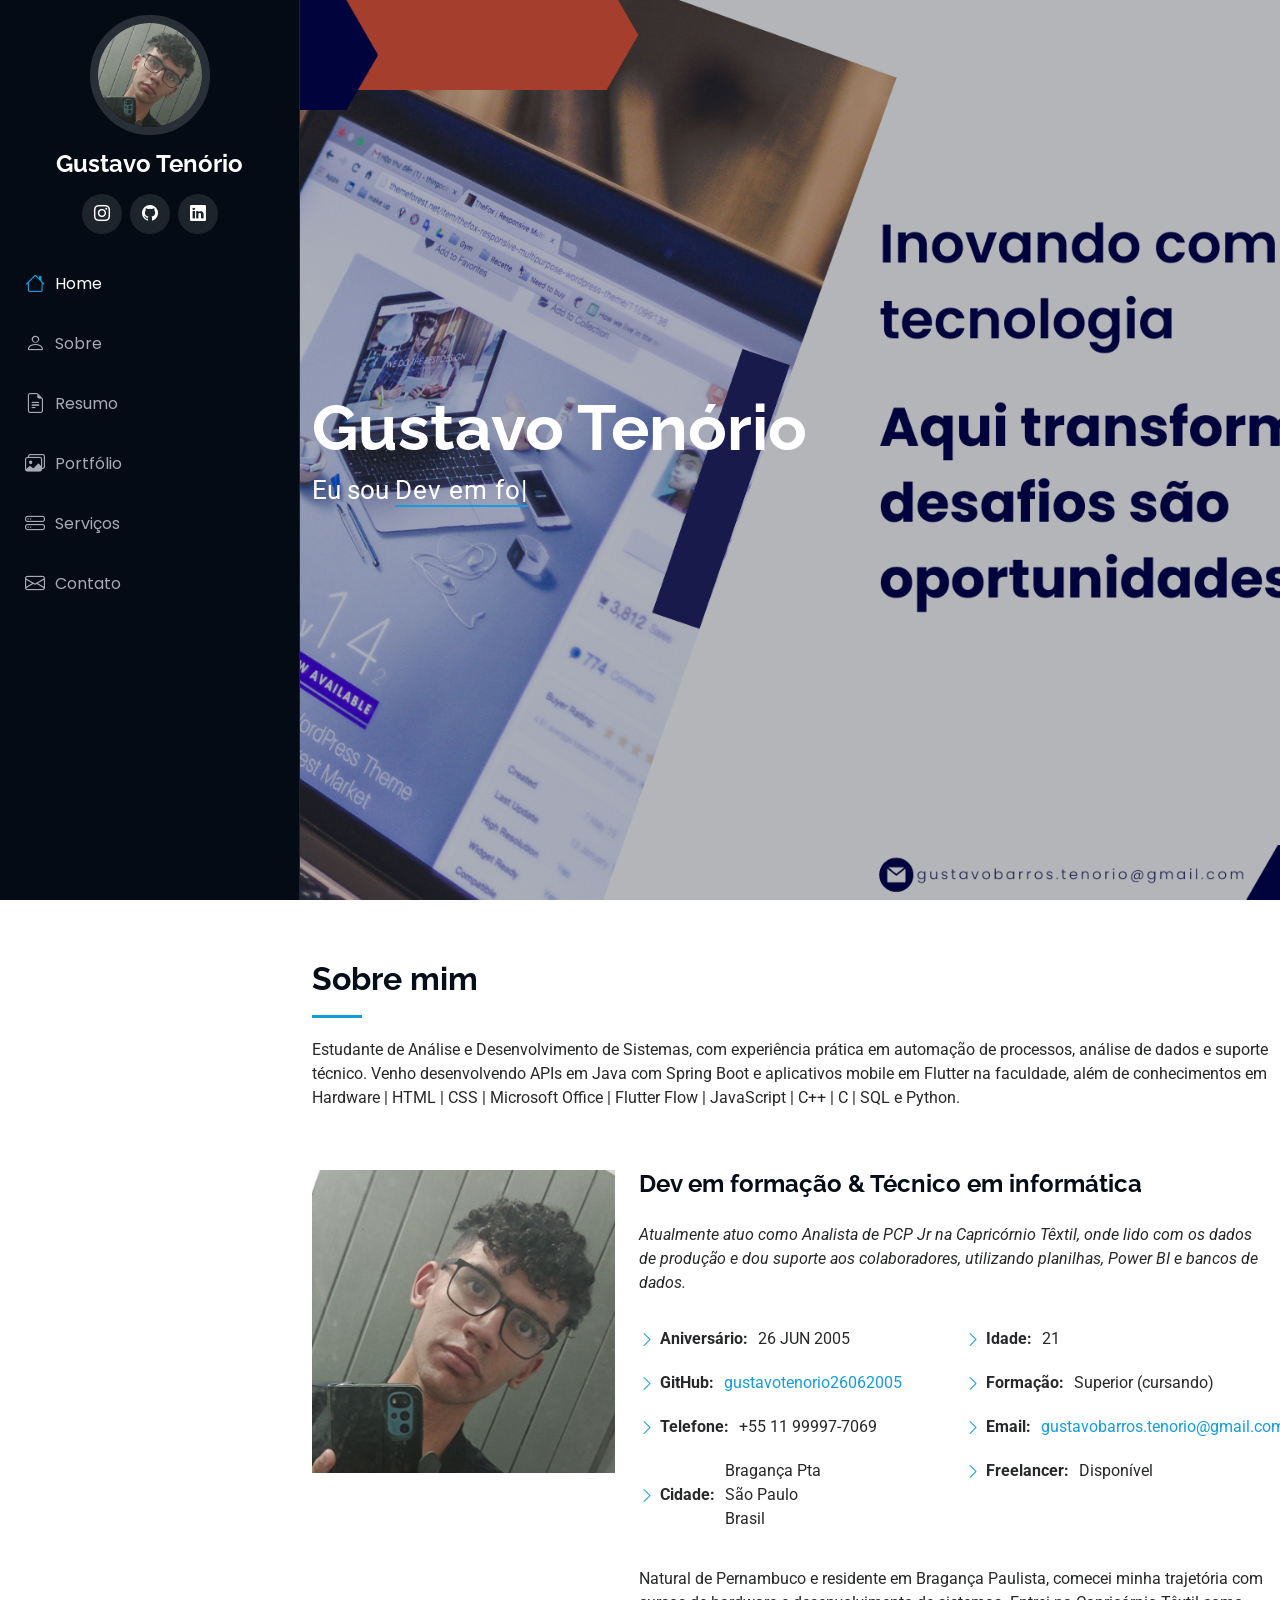
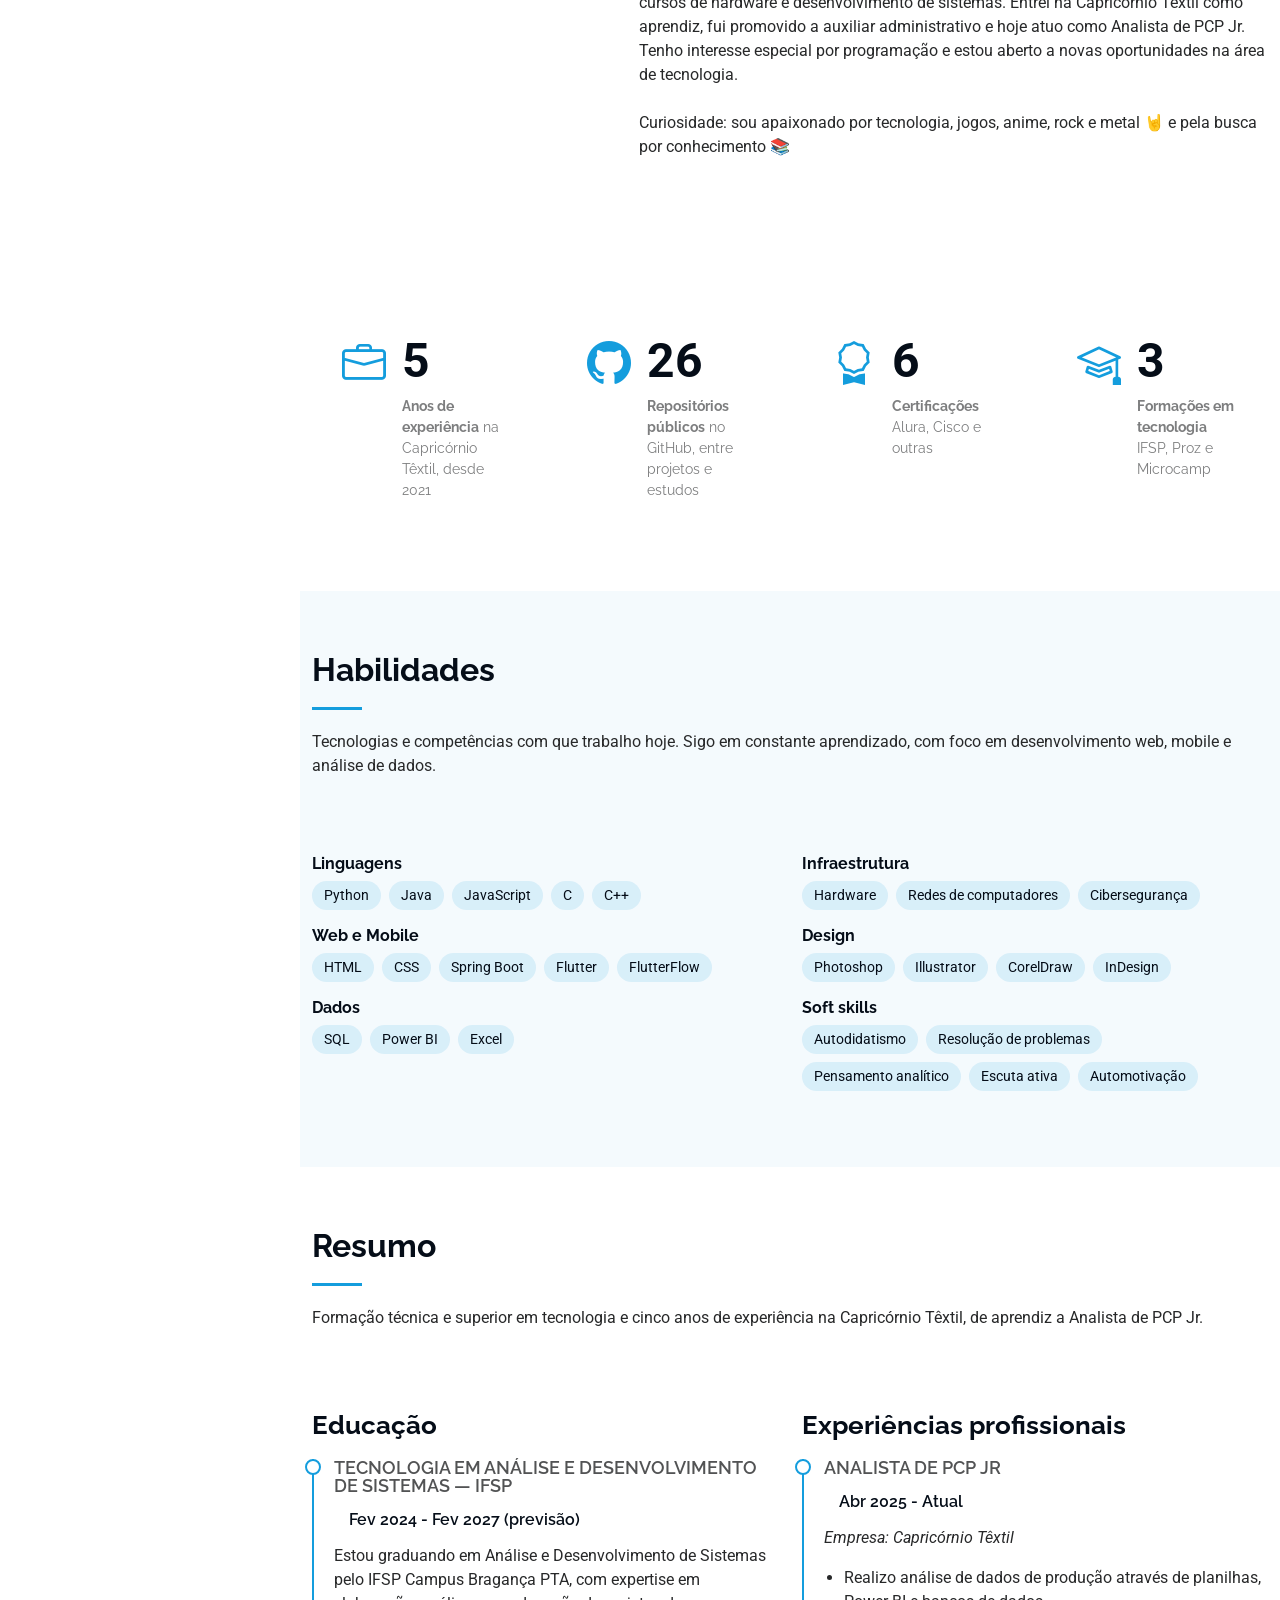
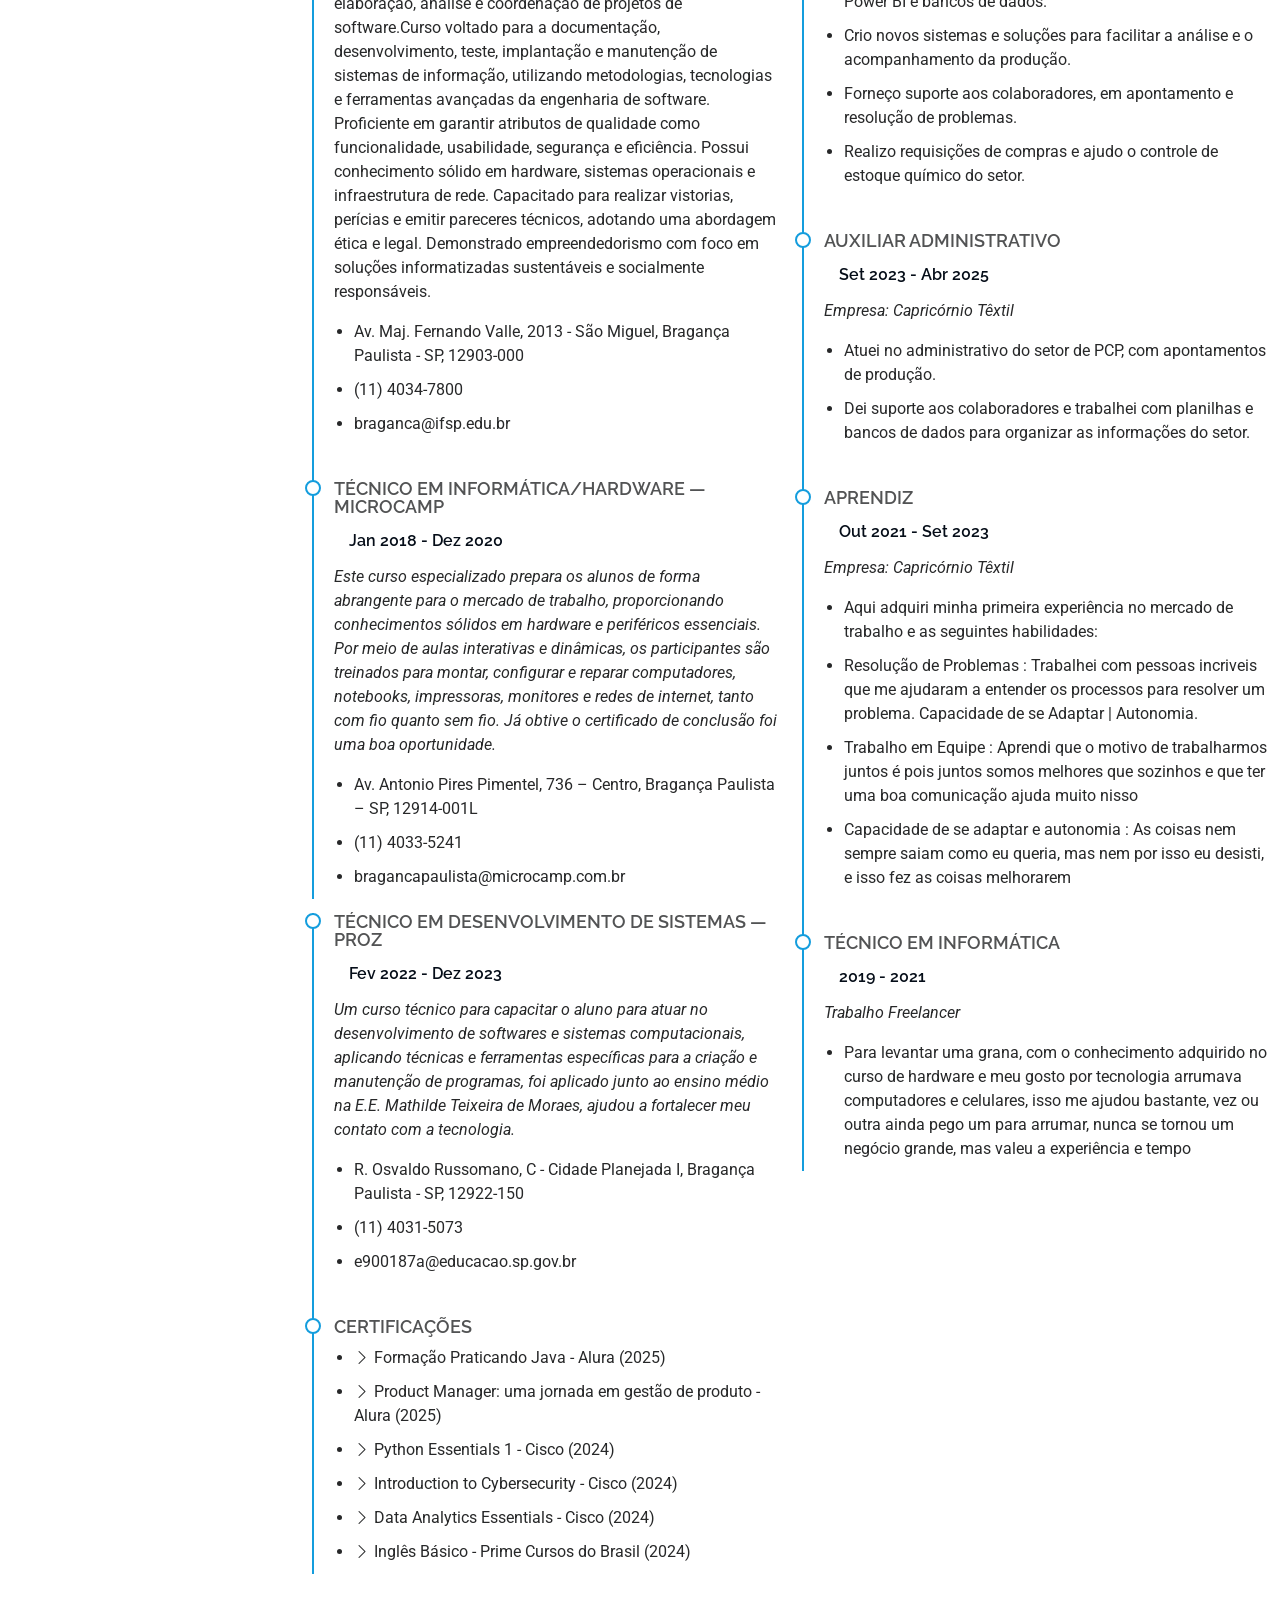
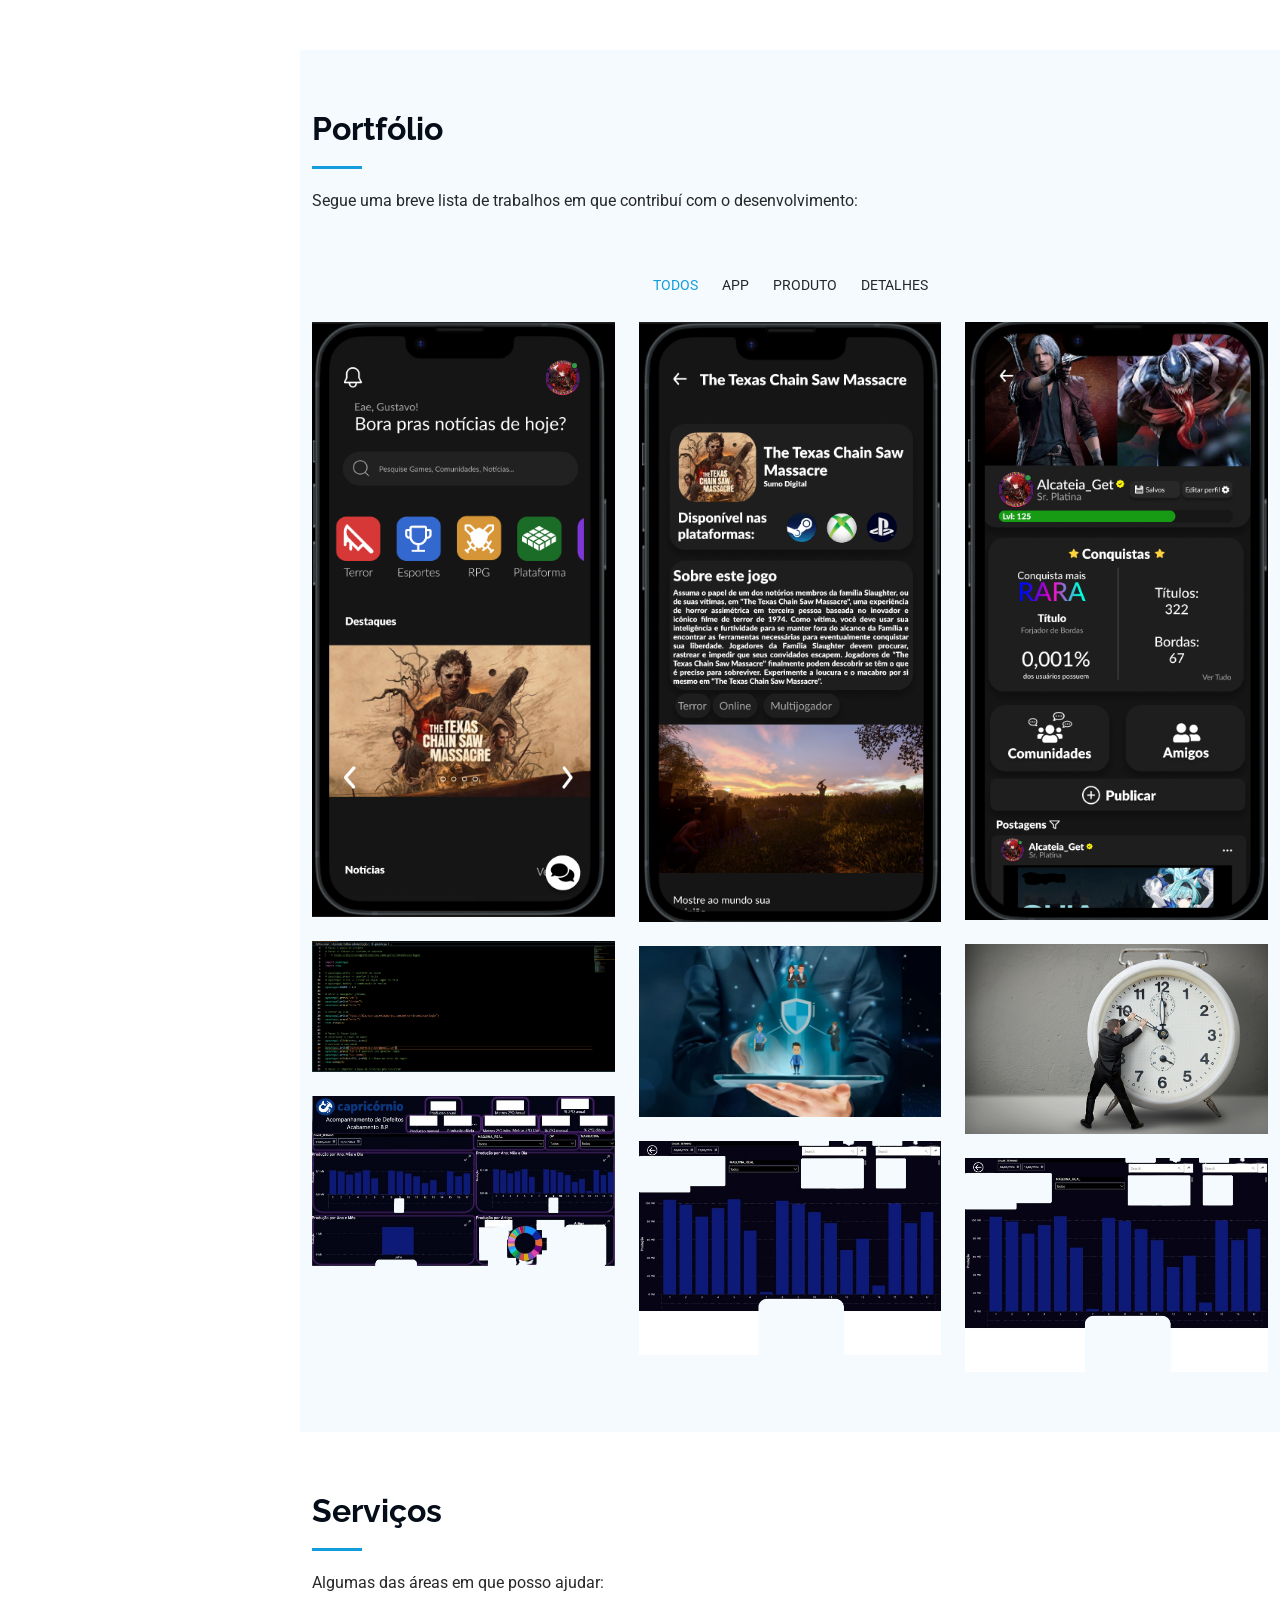
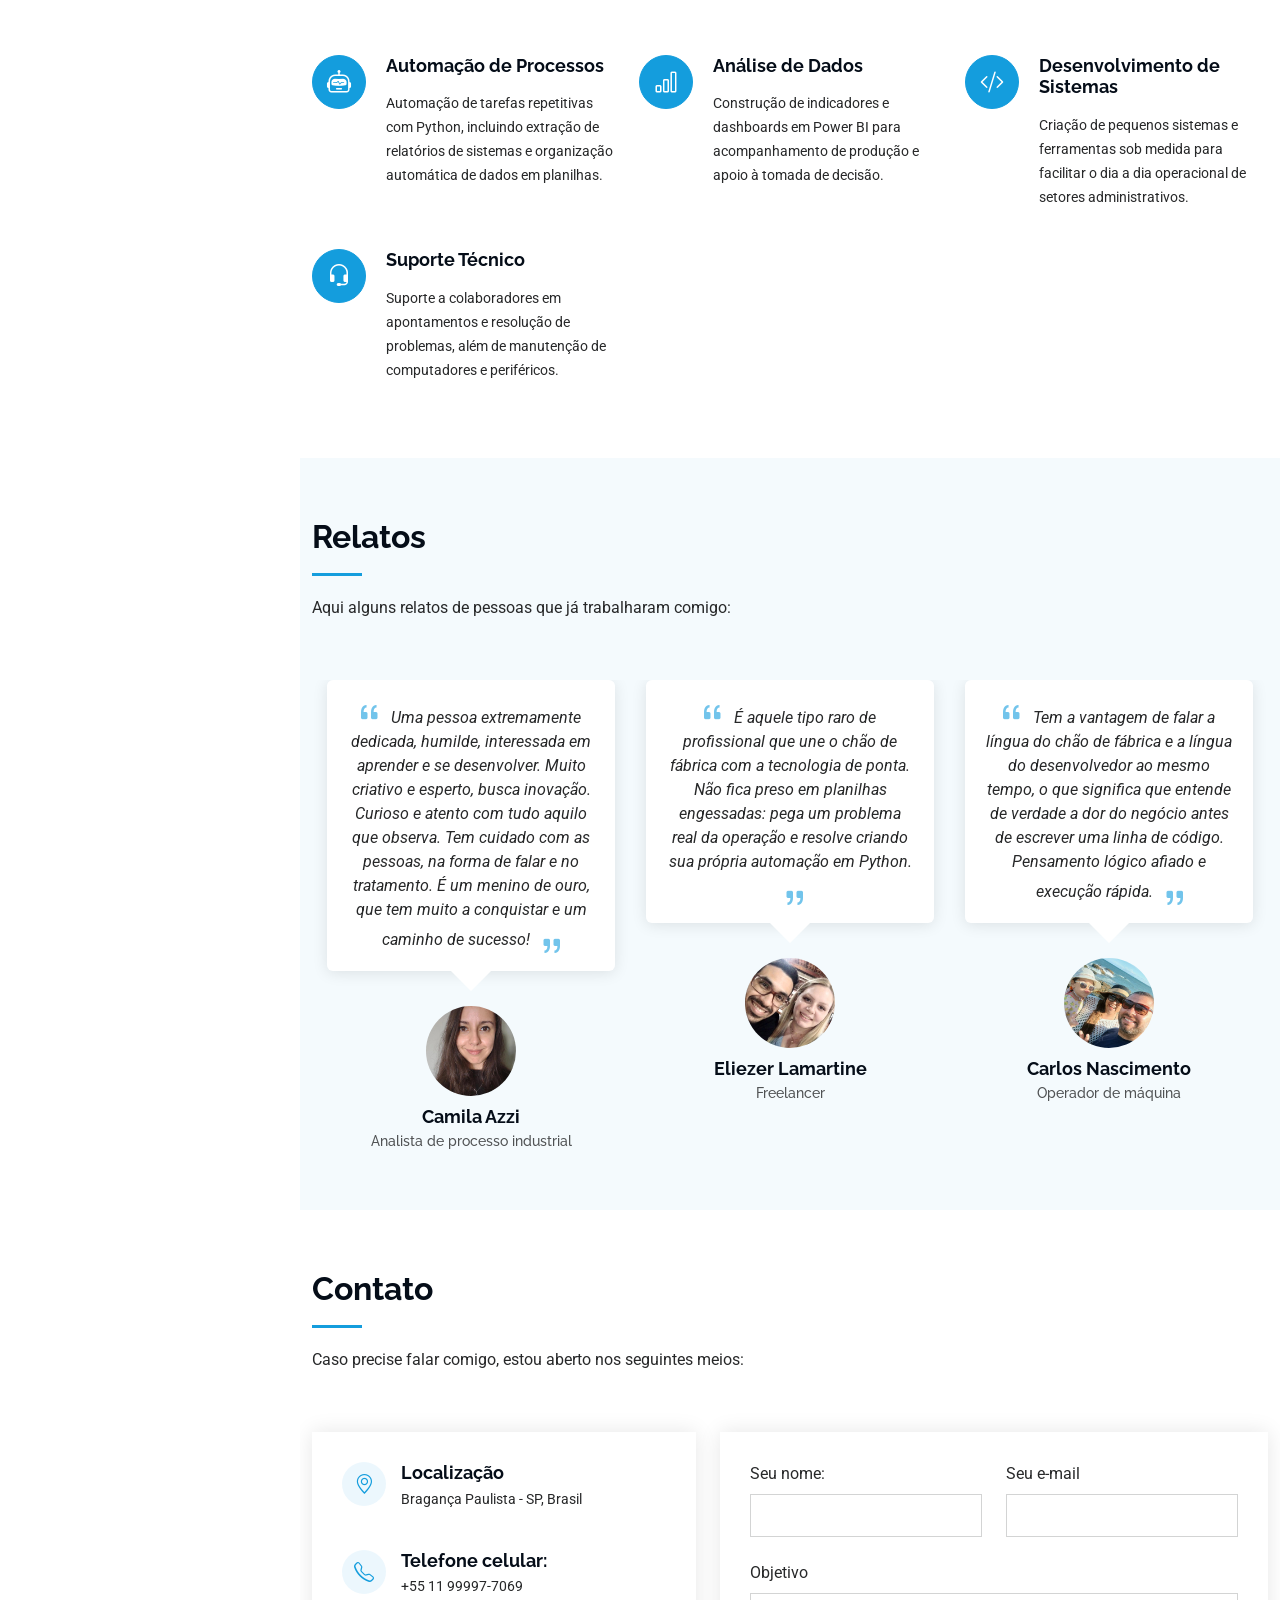
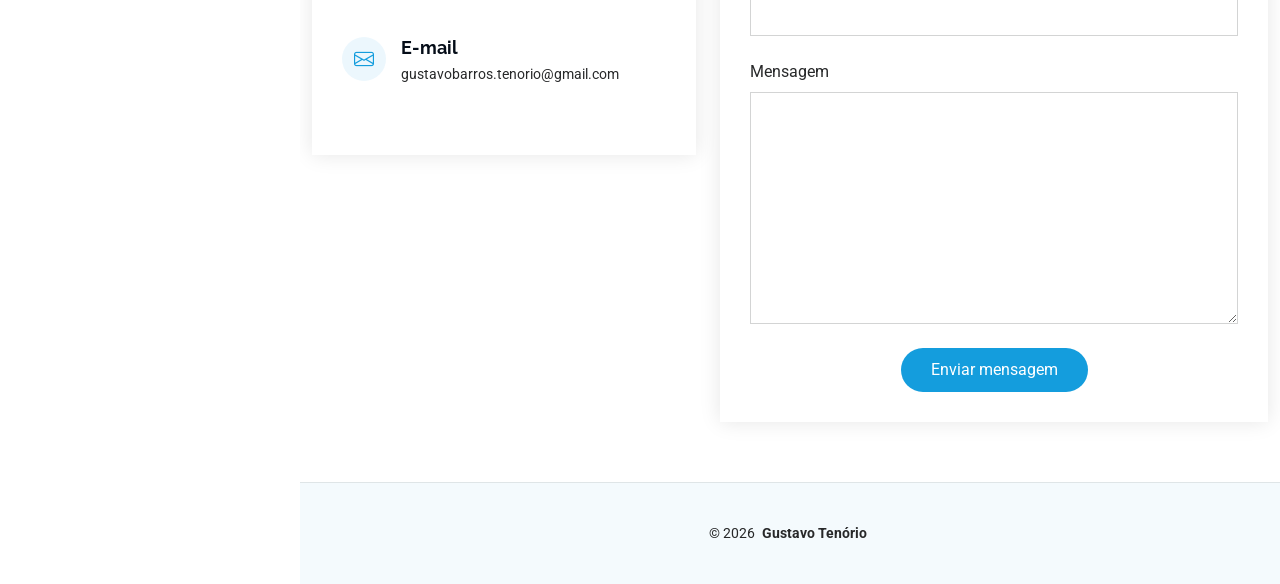
<file: index.html>
<!DOCTYPE html>
<html lang="pt-br">

<head>
  <meta charset="utf-8">
  <meta content="width=device-width, initial-scale=1.0" name="viewport">
  <title>Gustavo Tenório | Análise e Desenvolvimento de Sistemas</title>
  <meta content="Portfólio de Gustavo Tenório: automação de processos, análise de dados e desenvolvimento de sistemas." name="description">
  <meta content="Gustavo Tenório, análise e desenvolvimento de sistemas, automação Python, Power BI, PCP" name="keywords">

  <!-- Favicons -->
  <link href="assets/img/favicon.png" rel="icon">
  <link href="assets/img/apple-touch-icon.png" rel="apple-touch-icon">

  <!-- Fonts -->
  <link href="https://fonts.googleapis.com" rel="preconnect">
  <link href="https://fonts.gstatic.com" rel="preconnect" crossorigin>
  <link href="https://fonts.googleapis.com/css2?family=Roboto:ital,wght@0,100;0,300;0,400;0,500;0,700;0,900;1,100;1,300;1,400;1,500;1,700;1,900&family=Poppins:ital,wght@0,100;0,200;0,300;0,400;0,500;0,600;0,700;0,800;0,900;1,100;1,200;1,300;1,400;1,500;1,600;1,700;1,800;1,900&family=Raleway:ital,wght@0,100;0,200;0,300;0,400;0,500;0,600;0,700;0,800;0,900;1,100;1,200;1,300;1,400;1,500;1,600;1,700;1,800;1,900&display=swap" rel="stylesheet">

  <!-- Vendor CSS Files -->
  <link href="assets/vendor/bootstrap/css/bootstrap.min.css" rel="stylesheet">
  <link href="assets/vendor/bootstrap-icons/bootstrap-icons.css" rel="stylesheet">
  <link href="assets/vendor/aos/aos.css" rel="stylesheet">
  <link href="assets/vendor/glightbox/css/glightbox.min.css" rel="stylesheet">
  <link href="assets/vendor/swiper/swiper-bundle.min.css" rel="stylesheet">

  <!-- Main CSS File -->
  <link href="assets/css/main.css" rel="stylesheet">
</head>

<body class="index-page">

  <header id="header" class="header dark-background d-flex flex-column">
    <i class="header-toggle d-xl-none bi bi-list"></i>

    <div class="profile-img">
      <img src="assets/img/my-profile-img.jpg" alt="Foto de Gustavo Tenório" class="img-fluid rounded-circle">
    </div>

    <a href="index.html" class="logo d-flex align-items-center justify-content-center">
      <h1 class="sitename">Gustavo Tenório</h1>
    </a>

    <div class="social-links text-center">
      <a href="https://www.instagram.com/gustavo_b.tenorio/" target="_blank" rel="noopener" class="instagram"><i class="bi bi-instagram"></i></a>
      <a href="https://github.com/gustavotenorio26062005" target="_blank" rel="noopener" class="google-plus"><i class="bi bi-github"></i></a>
      <a href="https://www.linkedin.com/in/gustavo-tenório-27a30721a" target="_blank" rel="noopener" class="linkedin"><i class="bi bi-linkedin"></i></a>
    </div>

    <nav id="navmenu" class="navmenu">
      <ul>
        <li><a href="#hero" class="active"><i class="bi bi-house navicon"></i>Home</a></li>
        <li><a href="#about"><i class="bi bi-person navicon"></i> Sobre</a></li>
        <li><a href="#resume"><i class="bi bi-file-earmark-text navicon"></i> Resumo</a></li>
        <li><a href="#portfolio"><i class="bi bi-images navicon"></i> Portfólio</a></li>
        <li><a href="#services"><i class="bi bi-hdd-stack navicon"></i> Serviços</a></li>
        <li><a href="#contact"><i class="bi bi-envelope navicon"></i> Contato</a></li>
      </ul>
    </nav>

  </header>

  <main class="main">

    <!-- Hero Section -->
    <section id="hero" class="hero section dark-background">

      <img src="assets/img/hero-bg.jpg" alt="" data-aos="fade-in" class="">

      <div class="container" data-aos="fade-up" data-aos-delay="100">
        <h2>Gustavo Tenório</h2>
        <p>Eu sou <span class="typed" data-typed-items="Dev em formação, Técnico em informática, Analista de PCP Jr">Dev em formação</span></p>
      </div>

    </section><!-- /Hero Section -->

    <!-- About Section -->
    <section id="about" class="about section">

      <!-- Section Title -->
      <div class="container section-title" data-aos="fade-up">
        <h2>Sobre mim</h2>
        <p>Estudante de Análise e Desenvolvimento de Sistemas, com experiência prática em automação de processos, análise de dados e suporte técnico. Venho desenvolvendo APIs em Java com Spring Boot e aplicativos mobile em Flutter na faculdade, além de conhecimentos em Hardware | HTML | CSS | Microsoft Office | Flutter Flow | JavaScript | C++ | C | SQL e Python.</p>
      </div><!-- End Section Title -->

      <div class="container" data-aos="fade-up" data-aos-delay="100">

        <div class="row gy-4 justify-content-center">
          <div class="col-lg-4">
            <img src="assets/img/my-profile-img.jpg" class="img-fluid" alt="">
          </div>
          <div class="col-lg-8 content">
            <h2>Dev em formação &amp; Técnico em informática</h2>
            <p class="fst-italic py-3">
              Atualmente atuo como Analista de PCP Jr na Capricórnio Têxtil, onde lido com os dados de produção e dou suporte aos colaboradores, utilizando planilhas, Power BI e bancos de dados.
            </p>
            <div class="row">
              <div class="col-lg-6">
                <ul>
                  <li><i class="bi bi-chevron-right"></i> <strong>Aniversário:</strong> <span>26 JUN 2005</span></li>
                  <li><i class="bi bi-chevron-right"></i> <strong>GitHub:</strong> <span><a href="https://github.com/gustavotenorio26062005" target="_blank" rel="noopener">gustavotenorio26062005</a></span></li>
                  <li><i class="bi bi-chevron-right"></i> <strong>Telefone:</strong> <span>+55 11 99997-7069</span></li>
                  <li><i class="bi bi-chevron-right"></i> <strong>Cidade:</strong> <span>Bragança Pta <br> São Paulo <br> Brasil</span></li>
                </ul>
              </div>
              <div class="col-lg-6">
                <ul>
                  <li><i class="bi bi-chevron-right"></i> <strong>Idade:</strong> <span>21</span></li>
                  <li><i class="bi bi-chevron-right"></i> <strong>Formação:</strong> <span>Superior (cursando)</span></li>
                  <li><i class="bi bi-chevron-right"></i> <strong>Email:</strong> <span><a href="mailto:gustavobarros.tenorio@gmail.com">gustavobarros.tenorio@gmail.com</a></span></li>
                  <li><i class="bi bi-chevron-right"></i> <strong>Freelancer:</strong> <span>Disponível</span></li>
                </ul>
              </div>
            </div>
            <p class="py-3">
              Natural de Pernambuco e residente em Bragança Paulista, comecei minha trajetória com cursos de hardware e desenvolvimento de sistemas. Entrei na Capricórnio Têxtil como aprendiz, fui promovido a auxiliar administrativo e hoje atuo como Analista de PCP Jr. Tenho interesse especial por programação e estou aberto a novas oportunidades na área de tecnologia.<br><br>
              Curiosidade: sou apaixonado por tecnologia, jogos, anime, rock e metal 🤘 e pela busca por conhecimento 📚
            </p>
          </div>
        </div>

      </div>

    </section><!-- /About Section -->

    <!-- Stats Section -->
    <section id="stats" class="stats section">

      <div class="container" data-aos="fade-up" data-aos-delay="100">

        <div class="row gy-4">

          <div class="col-lg-3 col-md-6">
            <div class="stats-item">
              <i class="bi bi-briefcase"></i>
              <span data-purecounter-start="0" data-purecounter-end="5" data-purecounter-duration="1" class="purecounter"></span>
              <p><strong>Anos de experiência</strong> <span>na Capricórnio Têxtil, desde 2021</span></p>
            </div>
          </div><!-- End Stats Item -->

          <div class="col-lg-3 col-md-6">
            <div class="stats-item">
              <i class="bi bi-github"></i>
              <span data-purecounter-start="0" data-purecounter-end="26" data-purecounter-duration="1" class="purecounter"></span>
              <p><strong>Repositórios públicos</strong> <span>no GitHub, entre projetos e estudos</span></p>
            </div>
          </div><!-- End Stats Item -->

          <div class="col-lg-3 col-md-6">
            <div class="stats-item">
              <i class="bi bi-award"></i>
              <span data-purecounter-start="0" data-purecounter-end="6" data-purecounter-duration="1" class="purecounter"></span>
              <p><strong>Certificações</strong> <span>Alura, Cisco e outras</span></p>
            </div>
          </div><!-- End Stats Item -->

          <div class="col-lg-3 col-md-6">
            <div class="stats-item">
              <i class="bi bi-mortarboard"></i>
              <span data-purecounter-start="0" data-purecounter-end="3" data-purecounter-duration="1" class="purecounter"></span>
              <p><strong>Formações em tecnologia</strong> <span>IFSP, Proz e Microcamp</span></p>
            </div>
          </div><!-- End Stats Item -->

        </div>

      </div>

    </section><!-- /Stats Section -->

    <!-- Skills Section -->
    <section id="skills" class="skills section light-background">

      <!-- Section Title -->
      <div class="container section-title" data-aos="fade-up">
        <h2>Habilidades</h2>
        <p>Tecnologias e competências com que trabalho hoje. Sigo em constante aprendizado, com foco em desenvolvimento web, mobile e análise de dados.</p>
      </div><!-- End Section Title -->

      <div class="container" data-aos="fade-up" data-aos-delay="100">

        <div class="row gy-4">
          <div class="col-lg-6">
            <h4>Linguagens</h4>
            <p class="skill-tags"><span>Python</span><span>Java</span><span>JavaScript</span><span>C</span><span>C++</span></p>
            <h4>Web e Mobile</h4>
            <p class="skill-tags"><span>HTML</span><span>CSS</span><span>Spring Boot</span><span>Flutter</span><span>FlutterFlow</span></p>
            <h4>Dados</h4>
            <p class="skill-tags"><span>SQL</span><span>Power BI</span><span>Excel</span></p>
          </div>
          <div class="col-lg-6">
            <h4>Infraestrutura</h4>
            <p class="skill-tags"><span>Hardware</span><span>Redes de computadores</span><span>Cibersegurança</span></p>
            <h4>Design</h4>
            <p class="skill-tags"><span>Photoshop</span><span>Illustrator</span><span>CorelDraw</span><span>InDesign</span></p>
            <h4>Soft skills</h4>
            <p class="skill-tags"><span>Autodidatismo</span><span>Resolução de problemas</span><span>Pensamento analítico</span><span>Escuta ativa</span><span>Automotivação</span></p>
          </div>
        </div>

      </div>

    </section><!-- /Skills Section -->

    <!-- Resume Section -->
    <section id="resume" class="resume section">

      <!-- Section Title -->
      <div class="container section-title" data-aos="fade-up">
        <h2>Resumo</h2>
        <p>Formação técnica e superior em tecnologia e cinco anos de experiência na Capricórnio Têxtil, de aprendiz a Analista de PCP Jr.</p>
      </div><!-- End Section Title -->

      <div class="container">

        <div class="row">

          <div class="col-lg-6" data-aos="fade-up" data-aos-delay="100">
            <h3 class="resume-title">Educação</h3>

            <div class="resume-item">
              <h4>Tecnologia em Análise e Desenvolvimento de Sistemas — IFSP</h4>
              <h5>Fev 2024 - Fev 2027 (previsão)</h5>
              <p>Estou graduando em Análise e Desenvolvimento de Sistemas pelo IFSP Campus Bragança PTA, com expertise em elaboração, análise e coordenação de projetos de software.Curso voltado para a documentação, desenvolvimento, teste, implantação e manutenção de sistemas de informação, utilizando metodologias, tecnologias e ferramentas avançadas da engenharia de software. Proficiente em garantir atributos de qualidade como funcionalidade, usabilidade, segurança e eficiência. Possui conhecimento sólido em hardware, sistemas operacionais e infraestrutura de rede. Capacitado para realizar vistorias, perícias e emitir pareceres técnicos, adotando uma abordagem ética e legal. Demonstrado empreendedorismo com foco em soluções informatizadas sustentáveis e socialmente responsáveis.</p>
              <ul>
                <li>Av. Maj. Fernando Valle, 2013 - São Miguel, Bragança Paulista - SP, 12903-000</li>
                <li>(11) 4034-7800</li>
                <li>braganca@ifsp.edu.br</li>
              </ul>
            </div><!-- Edn Resume Item -->

            <div class="resume-item pb-0">
              <h4>Técnico em Informática/Hardware — Microcamp</h4>
              <h5>Jan 2018 - Dez 2020</h5>
              <p><em>Este curso especializado prepara os alunos de forma abrangente para o mercado de trabalho, proporcionando conhecimentos sólidos em hardware e periféricos essenciais. Por meio de aulas interativas e dinâmicas, os participantes são treinados para montar, configurar e reparar computadores, notebooks, impressoras, monitores e redes de internet, tanto com fio quanto sem fio. Já obtive o certificado de conclusão foi uma boa oportunidade.</em></p>
              <ul>
                <li>Av. Antonio Pires Pimentel, 736 – Centro, Bragança Paulista – SP, 12914-001L</li>
                <li>(11) 4033-5241</li>
                <li>bragancapaulista@microcamp.com.br</li>
              </ul>
            </div><!-- Edn Resume Item -->

            <div class="resume-item">
              <h4>Técnico em Desenvolvimento de Sistemas — Proz</h4>
              <h5>Fev 2022 - Dez 2023</h5>
              <p><em>Um curso técnico para capacitar o aluno para atuar no desenvolvimento de softwares e sistemas computacionais, aplicando técnicas e ferramentas específicas para a criação e manutenção de programas, foi aplicado junto ao ensino médio na E.E.   Mathilde Teixeira de Moraes, ajudou a fortalecer meu contato com a tecnologia.</em></p>
              <ul>
                <li>R. Osvaldo Russomano, C - Cidade Planejada I, Bragança Paulista - SP, 12922-150</li>
                <li>(11) 4031-5073</li>
                <li>e900187a@educacao.sp.gov.br</li>
              </ul>
            </div><!-- Edn Resume Item -->

            <div class="resume-item pb-0">
              <h4>Certificações</h4>
              <ul>
                <li><i class="bi bi-chevron-right"></i> Formação Praticando Java - Alura (2025)</li>
                <li><i class="bi bi-chevron-right"></i> Product Manager: uma jornada em gestão de produto - Alura (2025)</li>
                <li><i class="bi bi-chevron-right"></i> Python Essentials 1 - Cisco (2024)</li>
                <li><i class="bi bi-chevron-right"></i> Introduction to Cybersecurity - Cisco (2024)</li>
                <li><i class="bi bi-chevron-right"></i> Data Analytics Essentials - Cisco (2024)</li>
                <li><i class="bi bi-chevron-right"></i> Inglês Básico - Prime Cursos do Brasil (2024)</li>
              </ul>
            </div><!-- Edn Resume Item -->

          </div>

          <div class="col-lg-6" data-aos="fade-up" data-aos-delay="200">
            <h3 class="resume-title">Experiências profissionais </h3>
            <div class="resume-item">
              <h4>Analista de PCP Jr</h4>
              <h5>Abr 2025 - Atual</h5>
              <p><em>Empresa: Capricórnio Têxtil </em></p>
              <ul>
                <li>Realizo análise de dados de produção através de planilhas, Power BI e bancos de dados.</li>
                <li>Crio novos sistemas e soluções para facilitar a análise e o acompanhamento da produção.</li>
                <li>Forneço suporte aos colaboradores, em apontamento e resolução de problemas.</li>
                <li>Realizo requisições de compras e ajudo o controle de estoque químico do setor.</li>
              </ul>
            </div><!-- Edn Resume Item -->

            <div class="resume-item">
              <h4>Auxiliar administrativo</h4>
              <h5>Set 2023 - Abr 2025</h5>
              <p><em>Empresa: Capricórnio Têxtil </em></p>
              <ul>
                <li>Atuei no administrativo do setor de PCP, com apontamentos de produção.</li>
                <li>Dei suporte aos colaboradores e trabalhei com planilhas e bancos de dados para organizar as informações do setor.</li>
              </ul>
            </div><!-- Edn Resume Item -->

            <div class="resume-item">
              <h4>Aprendiz</h4>
              <h5>Out 2021 - Set 2023</h5>
              <p><em>Empresa: Capricórnio Têxtil </em></p>
              <ul>
                <li>Aqui adquiri minha primeira experiência no mercado de trabalho e as seguintes habilidades:</li>
                <li>Resolução de Problemas : Trabalhei com pessoas incriveis que me ajudaram a entender os processos para resolver um problema.  Capacidade de se Adaptar | Autonomia.</li>
                <li>Trabalho em Equipe : Aprendi que o motivo de trabalharmos juntos é pois juntos somos melhores que sozinhos e que ter uma boa comunicação ajuda muito nisso</li>
                <li>Capacidade de se adaptar e autonomia : As coisas nem sempre saiam como eu queria, mas nem por isso eu desisti, e isso fez as coisas melhorarem</li>
              </ul>
            </div><!-- Edn Resume Item -->

            <div class="resume-item">
              <h4>Técnico em informática</h4>
              <h5>2019 - 2021</h5>
              <p><em>Trabalho Freelancer</em></p>
              <ul>
                <li>Para levantar uma grana, com o conhecimento adquirido no curso de hardware e meu gosto por tecnologia arrumava computadores e celulares, isso me ajudou bastante, vez ou outra ainda pego um para arrumar, nunca se tornou um negócio grande, mas valeu a experiência e tempo</li>

              </ul>
            </div><!-- Edn Resume Item -->

          </div>

        </div>

      </div>

    </section><!-- /Resume Section -->

    <!-- Portfolio Section -->
    <section id="portfolio" class="portfolio section light-background">

      <!-- Section Title -->
      <div class="container section-title" data-aos="fade-up">
        <h2>Portfólio</h2>
        <p>Segue uma breve lista de trabalhos em que contribuí com o desenvolvimento:</p>
      </div><!-- End Section Title -->

      <div class="container">

        <div class="isotope-layout" data-default-filter="*" data-layout="masonry" data-sort="original-order">

          <ul class="portfolio-filters isotope-filters" data-aos="fade-up" data-aos-delay="100">
            <li data-filter="*" class="filter-active">Todos</li>
            <li data-filter=".filter-app">App</li>
            <li data-filter=".filter-product">Produto</li>
            <li data-filter=".filter-branding">Detalhes</li>
          </ul>

          <div class="row gy-4 isotope-container" data-aos="fade-up" data-aos-delay="200">

            <div class="col-lg-4 col-md-6 portfolio-item isotope-item filter-app">
              <div class="portfolio-content h-100">
                <img src="assets/img/portfolio/app-1.PNG" class="img-fluid" alt="">
                <div class="portfolio-info">
                  <h4>Control Critic App mobile</h4>
                  <p>Esse foi o projeto para criar um aplicativo mobile com o tema que quiséssemos</p>
                  <a href="assets/img/portfolio/app-1.PNG" title="App 1" data-gallery="portfolio-gallery-app" class="glightbox preview-link"><i class="bi bi-zoom-in"></i></a>
                  <a href="portfolio-details.html" title="Mais detalhes" class="details-link"><i class="bi bi-link-45deg"></i></a>
                </div>
              </div>
            </div><!-- End Portfolio Item -->

            <div class="col-lg-4 col-md-6 portfolio-item isotope-item filter-product">
              <div class="portfolio-content h-100">
                <img src="assets/img/portfolio/product-1.jpg" class="img-fluid" alt="">
                <div class="portfolio-info">
                  <h4>Control Critic</h4>
                  <p>Com a intenção de unir pessoas que jogam para conversar, buscar informação e avaliar jogos essa é a control critic</p>
                  <a href="assets/img/portfolio/product-1.jpg" title="Product 1" data-gallery="portfolio-gallery-product" class="glightbox preview-link"><i class="bi bi-zoom-in"></i></a>
                  <a href="portfolio-details.html" title="Mais detalhes" class="details-link"><i class="bi bi-link-45deg"></i></a>
                </div>
              </div>
            </div><!-- End Portfolio Item -->

            <div class="col-lg-4 col-md-6 portfolio-item isotope-item filter-branding">
              <div class="portfolio-content h-100">
                <img src="assets/img/portfolio/branding-1.PNG" class="img-fluid" alt="">
                <div class="portfolio-info">
                  <h4>Perfil</h4>
                  <p>Usamos de premiações e gamificação para agradecer e manter usuários ativos na plataforma</p>
                  <a href="assets/img/portfolio/branding-1.PNG" title="Branding 1" data-gallery="portfolio-gallery-branding" class="glightbox preview-link"><i class="bi bi-zoom-in"></i></a>
                  <a href="portfolio-details.html" title="Mais detalhes" class="details-link"><i class="bi bi-link-45deg"></i></a>
                </div>
              </div>
            </div><!-- End Portfolio Item -->

            <div class="col-lg-4 col-md-6 portfolio-item isotope-item filter-app">
              <div class="portfolio-content h-100">
                <img src="assets/img/portfolio/app-2.jpg" class="img-fluid" alt="">
                <div class="portfolio-info">
                  <h4>Automação de relatórios de produção (ERP)</h4>
                  <p>Automatizei com Python (Playwright) a extração de relatórios de estoque e produção diretamente do ERP da empresa, incluindo o tratamento e a organização automática dos dados em planilhas para o setor de PCP, reduzindo o tempo gasto em tarefas manuais repetitivas.</p>
                  <a href="assets/img/portfolio/app-2.jpg" title="App 2" data-gallery="portfolio-gallery-app" class="glightbox preview-link"><i class="bi bi-zoom-in"></i></a>
                  <a href="portfolio-details.html" title="Mais detalhes" class="details-link"><i class="bi bi-link-45deg"></i></a>
                </div>
              </div>
            </div><!-- End Portfolio Item -->

            <div class="col-lg-4 col-md-6 portfolio-item isotope-item filter-product">
              <div class="portfolio-content h-100">
                <img src="assets/img/portfolio/product-2.jpg" class="img-fluid" alt="">
                <div class="portfolio-info">
                  <h4>Ganhamos tempo com a automatização</h4>
                  <p>Com ela conseguimos verificar melhor os dados, enquanto não atrasamos o lançamento</p>
                  <a href="assets/img/portfolio/product-2.jpg" title="Product 2" data-gallery="portfolio-gallery-product" class="glightbox preview-link"><i class="bi bi-zoom-in"></i></a>
                  <a href="portfolio-details.html" title="Mais detalhes" class="details-link"><i class="bi bi-link-45deg"></i></a>
                </div>
              </div>
            </div><!-- End Portfolio Item -->

            <div class="col-lg-4 col-md-6 portfolio-item isotope-item filter-branding">
              <div class="portfolio-content h-100">
                <img src="assets/img/portfolio/branding-2.jpg" class="img-fluid" alt="">
                <div class="portfolio-info">
                  <h4>Claro não estou mostrando o código real</h4>
                  <p>Não posso deixar de me preocupar com a segurança de dados, por isso disponibilizo apenas o código usado para estudo.</p>
                  <a href="assets/img/portfolio/branding-2.jpg" title="Branding 2" data-gallery="portfolio-gallery-branding" class="glightbox preview-link"><i class="bi bi-zoom-in"></i></a>
                  <a href="portfolio-details.html" title="Mais detalhes" class="details-link"><i class="bi bi-link-45deg"></i></a>
                </div>
              </div>
            </div><!-- End Portfolio Item -->

            <div class="col-lg-4 col-md-6 portfolio-item isotope-item filter-app">
              <div class="portfolio-content h-100">
                <img src="assets/img/portfolio/app-3.jpg" class="img-fluid" alt="">
                <div class="portfolio-info">
                  <h4>Power Bi</h4>
                  <p>Meu primeiro contato com power bi, eu criei um sistema de análise e indicadores para a empresa</p>
                  <a href="assets/img/portfolio/app-3.jpg" title="App 3" data-gallery="portfolio-gallery-app" class="glightbox preview-link"><i class="bi bi-zoom-in"></i></a>
                  <a href="portfolio-details.html" title="Mais detalhes" class="details-link"><i class="bi bi-link-45deg"></i></a>
                </div>
              </div>
            </div><!-- End Portfolio Item -->

            <div class="col-lg-4 col-md-6 portfolio-item isotope-item filter-product">
              <div class="portfolio-content h-100">
                <img src="assets/img/portfolio/product-3.jpg" class="img-fluid" alt="">
                <div class="portfolio-info">
                  <h4>A análise se tornou profunda com mais dados sendo distribuidos</h4>
                  <p>Detalhes...</p>
                  <a href="assets/img/portfolio/product-3.jpg" title="Product 3" data-gallery="portfolio-gallery-product" class="glightbox preview-link"><i class="bi bi-zoom-in"></i></a>
                  <a href="portfolio-details.html" title="Mais detalhes" class="details-link"><i class="bi bi-link-45deg"></i></a>
                </div>
              </div>
            </div><!-- End Portfolio Item -->

            <div class="col-lg-4 col-md-6 portfolio-item isotope-item filter-branding">
              <div class="portfolio-content h-100">
                <img src="assets/img/portfolio/branding-3.jpg" class="img-fluid" alt="">
                <div class="portfolio-info">
                  <h4>Automatização</h4>
                  <p>Linkei o Power Bi com um banco de dados para automatizar seu abastecimento</p>
                  <a href="assets/img/portfolio/branding-3.jpg" title="Branding 2" data-gallery="portfolio-gallery-branding" class="glightbox preview-link"><i class="bi bi-zoom-in"></i></a>
                  <a href="portfolio-details.html" title="Mais detalhes" class="details-link"><i class="bi bi-link-45deg"></i></a>
                </div>
              </div>
            </div><!-- End Portfolio Item -->

          </div><!-- End Portfolio Container -->

        </div>

      </div>

    </section><!-- /Portfolio Section -->

    <!-- Services Section -->
    <section id="services" class="services section">

      <!-- Section Title -->
      <div class="container section-title" data-aos="fade-up">
        <h2>Serviços</h2>
        <p>Algumas das áreas em que posso ajudar:</p>
      </div><!-- End Section Title -->

      <div class="container">

        <div class="row gy-4">

          <div class="col-lg-4 col-md-6 service-item d-flex" data-aos="fade-up" data-aos-delay="100">
            <div class="icon flex-shrink-0"><i class="bi bi-robot"></i></div>
            <div>
              <h4 class="title"><a href="service-details.html" class="stretched-link">Automação de Processos</a></h4>
              <p class="description">Automação de tarefas repetitivas com Python, incluindo extração de relatórios de sistemas e organização automática de dados em planilhas.</p>
            </div>
          </div>
          <!-- End Service Item -->

          <div class="col-lg-4 col-md-6 service-item d-flex" data-aos="fade-up" data-aos-delay="200">
            <div class="icon flex-shrink-0"><i class="bi bi-bar-chart"></i></div>
            <div>
              <h4 class="title"><a href="service-details.html" class="stretched-link">Análise de Dados</a></h4>
              <p class="description">Construção de indicadores e dashboards em Power BI para acompanhamento de produção e apoio à tomada de decisão.</p>
            </div>
          </div><!-- End Service Item -->

          <div class="col-lg-4 col-md-6 service-item d-flex" data-aos="fade-up" data-aos-delay="300">
            <div class="icon flex-shrink-0"><i class="bi bi-code-slash"></i></div>
            <div>
              <h4 class="title"><a href="service-details.html" class="stretched-link">Desenvolvimento de Sistemas</a></h4>
              <p class="description">Criação de pequenos sistemas e ferramentas sob medida para facilitar o dia a dia operacional de setores administrativos.</p>
            </div>
          </div><!-- End Service Item -->

          <div class="col-lg-4 col-md-6 service-item d-flex" data-aos="fade-up" data-aos-delay="400">
            <div class="icon flex-shrink-0"><i class="bi bi-headset"></i></div>
            <div>
              <h4 class="title"><a href="service-details.html" class="stretched-link">Suporte Técnico</a></h4>
              <p class="description">Suporte a colaboradores em apontamentos e resolução de problemas, além de manutenção de computadores e periféricos.</p>
            </div>
          </div><!-- End Service Item -->

        </div>

      </div>

    </section><!-- /Services Section -->

    <!-- Testimonials Section -->
    <section id="testimonials" class="testimonials section light-background">

      <!-- Section Title -->
      <div class="container section-title" data-aos="fade-up">
        <h2>Relatos</h2>
        <p>Aqui alguns relatos de pessoas que já trabalharam comigo:</p>
      </div><!-- End Section Title -->

      <div class="container" data-aos="fade-up" data-aos-delay="100">

        <div class="swiper init-swiper">
          <script type="application/json" class="swiper-config">
            {
              "loop": true,
              "speed": 600,
              "autoplay": {
                "delay": 5000
              },
              "slidesPerView": "auto",
              "pagination": {
                "el": ".swiper-pagination",
                "type": "bullets",
                "clickable": true
              },
              "breakpoints": {
                "320": {
                  "slidesPerView": 1,
                  "spaceBetween": 40
                },
                "1200": {
                  "slidesPerView": 3,
                  "spaceBetween": 1
                }
              }
            }
          </script>
          <div class="swiper-wrapper">

            <div class="swiper-slide">
              <div class="testimonial-item">
                <p>
                  <i class="bi bi-quote quote-icon-left"></i>
                  <span>Uma pessoa extremamente dedicada, humilde, interessada em aprender e se desenvolver.
                    Muito criativo e esperto, busca inovação. Curioso e atento com tudo aquilo que observa.
                    Tem cuidado com as pessoas, na forma de falar e no tratamento.
                    É um menino de ouro, que tem muito a conquistar e um caminho de sucesso!</span>
                  <i class="bi bi-quote quote-icon-right"></i>
                </p>
                <img src="assets/img/testimonials/testimonials-3.jpg" class="testimonial-img" alt="">
                <h3>Camila Azzi</h3>
                <h4>Analista de processo industrial</h4>
              </div>
            </div><!-- End testimonial item -->

            <div class="swiper-slide">
              <div class="testimonial-item">
                <p>
                  <i class="bi bi-quote quote-icon-left"></i>
                  <span>É aquele tipo raro de profissional que une o chão de fábrica com a tecnologia de ponta. Não fica preso em planilhas engessadas: pega um problema real da operação e resolve criando sua própria automação em Python.</span>
                  <i class="bi bi-quote quote-icon-right"></i>
                </p>
                <img src="assets/img/testimonials/testimonials-4.jpg" class="testimonial-img" alt="">
                <h3>Eliezer Lamartine</h3>
                <h4>Freelancer</h4>
              </div>
            </div><!-- End testimonial item -->

            <div class="swiper-slide">
              <div class="testimonial-item">
                <p>
                  <i class="bi bi-quote quote-icon-left"></i>
                  <span>Tem a vantagem de falar a língua do chão de fábrica e a língua do desenvolvedor ao mesmo tempo, o que significa que entende de verdade a dor do negócio antes de escrever uma linha de código. Pensamento lógico afiado e execução rápida.</span>
                  <i class="bi bi-quote quote-icon-right"></i>
                </p>
                <img src="assets/img/testimonials/testimonials-5.jpg" class="testimonial-img" alt="">
                <h3>Carlos Nascimento</h3>
                <h4>Operador de máquina</h4>
              </div>
            </div><!-- End testimonial item -->

          </div>
          <div class="swiper-pagination"></div>
        </div>

      </div>

    </section><!-- /Testimonials Section -->

    <!-- Contact Section -->
    <section id="contact" class="contact section">

      <!-- Section Title -->
      <div class="container section-title" data-aos="fade-up">
        <h2>Contato</h2>
        <p>Caso precise falar comigo, estou aberto nos seguintes meios: </p>
      </div><!-- End Section Title -->

      <div class="container" data-aos="fade-up" data-aos-delay="100">

        <div class="row gy-4">

          <div class="col-lg-5">

            <div class="info-wrap">
              <div class="info-item d-flex" data-aos="fade-up" data-aos-delay="200">
                <i class="bi bi-geo-alt flex-shrink-0"></i>
                <div>
                  <h3>Localização</h3>
                  <p>Bragança Paulista - SP, Brasil</p>
                </div>
              </div><!-- End Info Item -->

              <div class="info-item d-flex" data-aos="fade-up" data-aos-delay="300">
                <i class="bi bi-telephone flex-shrink-0"></i>
                <div>
                  <h3>Telefone celular:</h3>
                  <p>+55 11 99997-7069</p>
                </div>
              </div><!-- End Info Item -->

              <div class="info-item d-flex" data-aos="fade-up" data-aos-delay="400">
                <i class="bi bi-envelope flex-shrink-0"></i>
                <div>
                  <h3>E-mail</h3>
                  <p>gustavobarros.tenorio@gmail.com</p>
                </div>
              </div><!-- End Info Item -->
            </div>
          </div>

          <div class="col-lg-7">
            <form name="contato" method="POST" action="/?enviado=1#contact" data-netlify="true" netlify-honeypot="bot-field" class="php-email-form" data-aos="fade-up" data-aos-delay="200">
              <input type="hidden" name="form-name" value="contato">
              <p class="d-none"><label>Não preencha: <input name="bot-field"></label></p>
              <div class="row gy-4">

                <div class="col-md-6">
                  <label for="name-field" class="pb-2">Seu nome:  </label>
                  <input type="text" name="name" id="name-field" class="form-control" required="">
                </div>

                <div class="col-md-6">
                  <label for="email-field" class="pb-2">Seu e-mail</label>
                  <input type="email" class="form-control" name="email" id="email-field" required="">
                </div>

                <div class="col-md-12">
                  <label for="subject-field" class="pb-2">Objetivo</label>
                  <input type="text" class="form-control" name="subject" id="subject-field" required="">
                </div>

                <div class="col-md-12">
                  <label for="message-field" class="pb-2">Mensagem</label>
                  <textarea class="form-control" name="message" rows="10" id="message-field" required=""></textarea>
                </div>

                <div class="col-md-12 text-center">

                  <button type="submit">Enviar mensagem</button>
                </div>

              </div>
            </form>
          </div><!-- End Contact Form -->

        </div>

      </div>

    </section><!-- /Contact Section -->

  </main>

  <footer id="footer" class="footer position-relative light-background">
    <div class="container">
      <div class="copyright text-center">
        <p>© <span>2026</span> <strong class="px-1 sitename">Gustavo Tenório</strong></p>
      </div>
    </div>
  </footer>
  <!-- Scroll Top -->
  <a href="#" id="scroll-top" class="scroll-top d-flex align-items-center justify-content-center"><i class="bi bi-arrow-up-short"></i></a>

  <!-- Preloader -->
  <div id="preloader"></div>

  <!-- Vendor JS Files -->
  <script src="assets/vendor/bootstrap/js/bootstrap.bundle.min.js"></script>
  <script src="assets/vendor/aos/aos.js"></script>
  <script src="assets/vendor/typed.js/typed.umd.js"></script>
  <script src="assets/vendor/purecounter/purecounter_vanilla.js"></script>
  <script src="assets/vendor/waypoints/noframework.waypoints.js"></script>
  <script src="assets/vendor/glightbox/js/glightbox.min.js"></script>
  <script src="assets/vendor/imagesloaded/imagesloaded.pkgd.min.js"></script>
  <script src="assets/vendor/isotope-layout/isotope.pkgd.min.js"></script>
  <script src="assets/vendor/swiper/swiper-bundle.min.js"></script>

  <!-- Main JS File -->
  <script src="assets/js/main.js"></script>

</body>

</html>
</file>
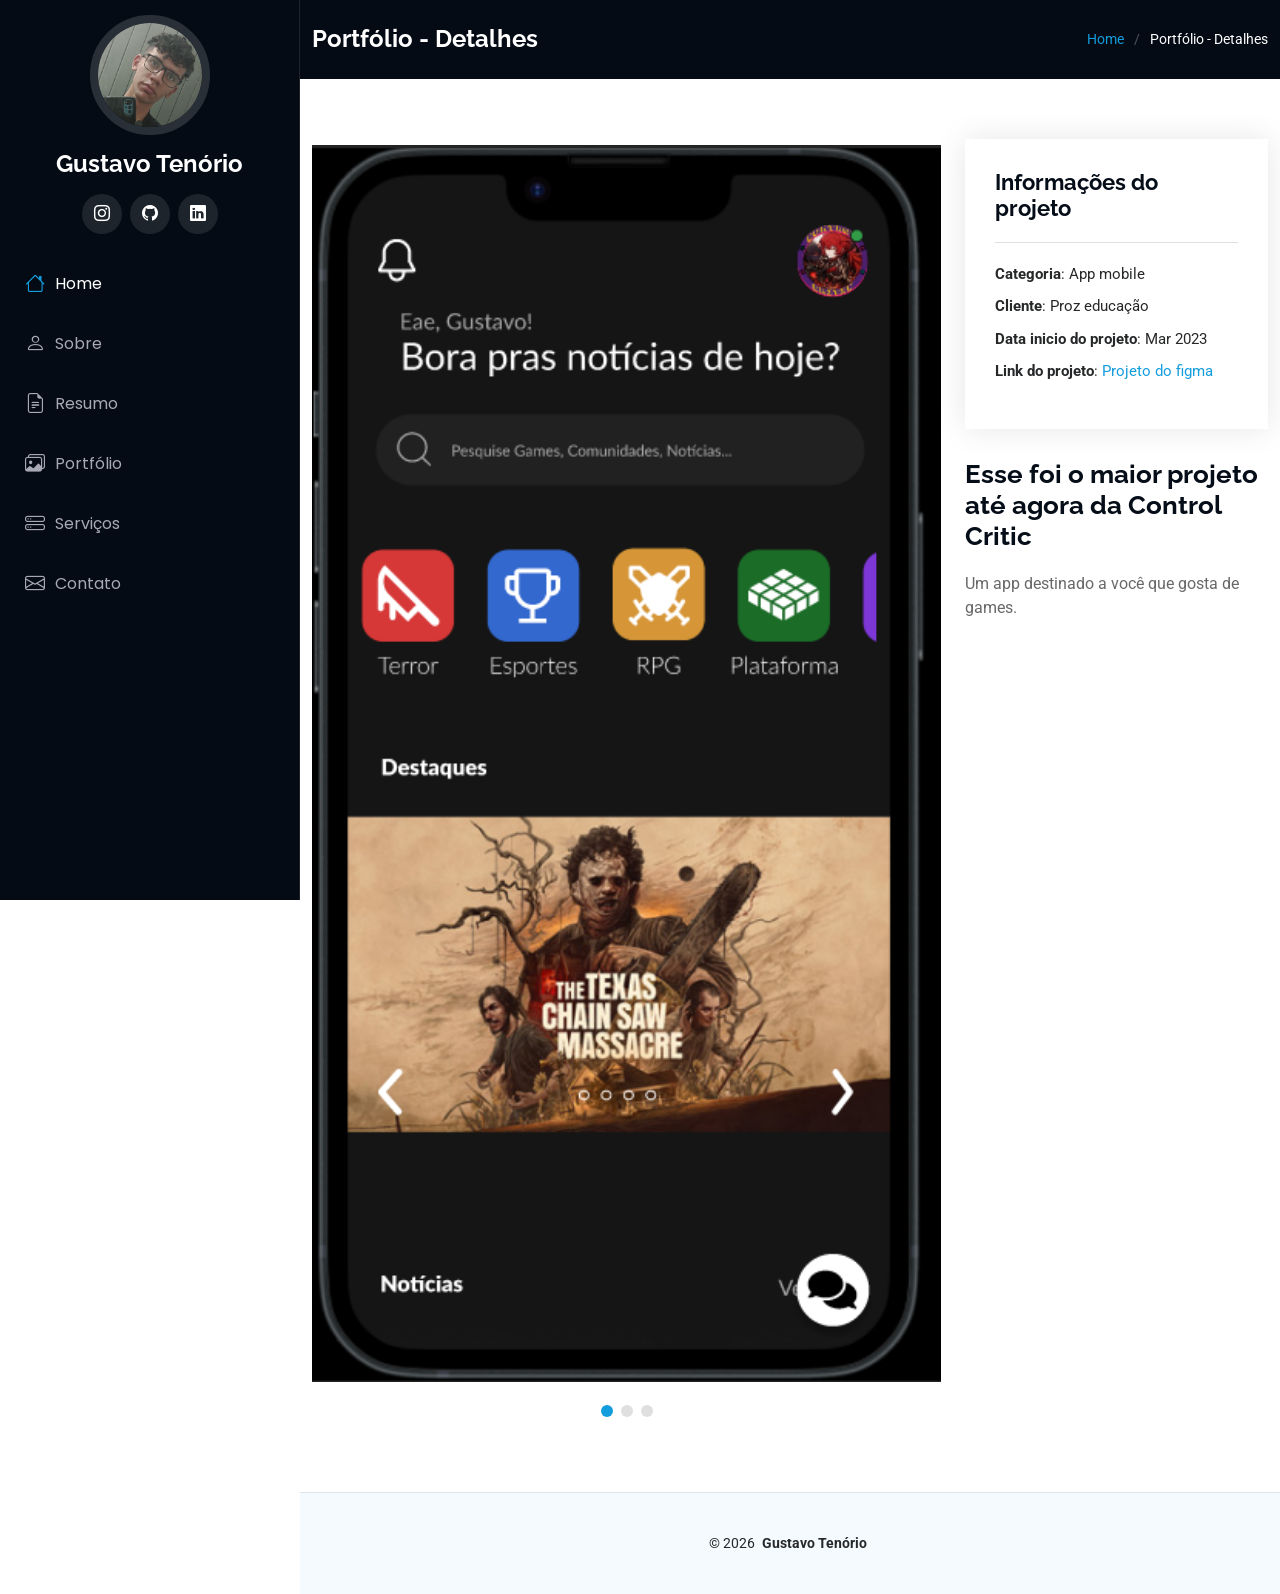
<file: portfolio-details.html>
<!DOCTYPE html>
<html lang="pt-br">

<head>
  <meta charset="utf-8">
  <meta content="width=device-width, initial-scale=1.0" name="viewport">
  <title>Portfólio - Detalhes | Gustavo Tenório</title>
  <meta content="" name="description">
  <meta content="" name="keywords">

  <!-- Favicons -->
  <link href="assets/img/favicon.png" rel="icon">
  <link href="assets/img/apple-touch-icon.png" rel="apple-touch-icon">

  <!-- Fonts -->
  <link href="https://fonts.googleapis.com" rel="preconnect">
  <link href="https://fonts.gstatic.com" rel="preconnect" crossorigin>
  <link href="https://fonts.googleapis.com/css2?family=Roboto:ital,wght@0,100;0,300;0,400;0,500;0,700;0,900;1,100;1,300;1,400;1,500;1,700;1,900&family=Poppins:ital,wght@0,100;0,200;0,300;0,400;0,500;0,600;0,700;0,800;0,900;1,100;1,200;1,300;1,400;1,500;1,600;1,700;1,800;1,900&family=Raleway:ital,wght@0,100;0,200;0,300;0,400;0,500;0,600;0,700;0,800;0,900;1,100;1,200;1,300;1,400;1,500;1,600;1,700;1,800;1,900&display=swap" rel="stylesheet">

  <!-- Vendor CSS Files -->
  <link href="assets/vendor/bootstrap/css/bootstrap.min.css" rel="stylesheet">
  <link href="assets/vendor/bootstrap-icons/bootstrap-icons.css" rel="stylesheet">
  <link href="assets/vendor/aos/aos.css" rel="stylesheet">
  <link href="assets/vendor/glightbox/css/glightbox.min.css" rel="stylesheet">
  <link href="assets/vendor/swiper/swiper-bundle.min.css" rel="stylesheet">

  <!-- Main CSS File -->
  <link href="assets/css/main.css" rel="stylesheet">
</head>

<body class="portfolio-details-page">

  <header id="header" class="header dark-background d-flex flex-column">
    <i class="header-toggle d-xl-none bi bi-list"></i>

    <div class="profile-img">
      <img src="assets/img/my-profile-img.jpg" alt="Foto de Gustavo Tenório" class="img-fluid rounded-circle">
    </div>

    <a href="index.html" class="logo d-flex align-items-center justify-content-center">
      <h1 class="sitename">Gustavo Tenório</h1>
    </a>

    <div class="social-links text-center">
      <a href="https://www.instagram.com/gustavo_b.tenorio/" target="_blank" rel="noopener" class="instagram"><i class="bi bi-instagram"></i></a>
      <a href="https://github.com/gustavotenorio26062005" target="_blank" rel="noopener" class="google-plus"><i class="bi bi-github"></i></a>
      <a href="https://www.linkedin.com/in/gustavo-tenório-27a30721a" target="_blank" rel="noopener" class="linkedin"><i class="bi bi-linkedin"></i></a>
    </div>

    <nav id="navmenu" class="navmenu">
      <ul>
        <li><a href="index.html" class="active"><i class="bi bi-house navicon"></i>Home</a></li>
        <li><a href="index.html#about"><i class="bi bi-person navicon"></i> Sobre</a></li>
        <li><a href="index.html#resume"><i class="bi bi-file-earmark-text navicon"></i> Resumo</a></li>
        <li><a href="index.html#portfolio"><i class="bi bi-images navicon"></i> Portfólio</a></li>
        <li><a href="index.html#services"><i class="bi bi-hdd-stack navicon"></i> Serviços</a></li>
        <li><a href="index.html#contact"><i class="bi bi-envelope navicon"></i> Contato</a></li>
      </ul>
    </nav>

  </header>

  <main class="main">

    <!-- Page Title -->
    <div class="page-title dark-background">
      <div class="container d-lg-flex justify-content-between align-items-center">
        <h1 class="mb-2 mb-lg-0">Portfólio - Detalhes</h1>
        <nav class="breadcrumbs">
          <ol>
            <li><a href="index.html">Home</a></li>
            <li class="current">Portfólio - Detalhes</li>
          </ol>
        </nav>
      </div>
    </div><!-- End Page Title -->

    <!-- Portfolio Details Section -->
    <section id="portfolio-details" class="portfolio-details section">

      <div class="container" data-aos="fade-up" data-aos-delay="100">

        <div class="row gy-4">

          <div class="col-lg-8">
            <div class="portfolio-details-slider swiper init-swiper">

              <script type="application/json" class="swiper-config">
                {
                  "loop": true,
                  "speed": 600,
                  "autoplay": {
                    "delay": 5000
                  },
                  "slidesPerView": "auto",
                  "pagination": {
                    "el": ".swiper-pagination",
                    "type": "bullets",
                    "clickable": true
                  }
                }
              </script>

              <div class="swiper-wrapper align-items-center">

                <div class="swiper-slide">
                  <img src="assets/img/portfolio/app-1.PNG" alt="">
                </div>

                <div class="swiper-slide">
                  <img src="assets/img/portfolio/product-1.jpg" alt="">
                </div>

                <div class="swiper-slide">
                  <img src="assets/img/portfolio/branding-1.PNG" alt="">
                </div>
                <!--
                <div class="swiper-slide">
                  <img src="assets/img/portfolio/books-1.jpg" alt="">
                </div>-->

              </div>
              <div class="swiper-pagination"></div>
            </div>
          </div>

          <div class="col-lg-4">
            <div class="portfolio-info" data-aos="fade-up" data-aos-delay="200">
              <h3>Informações do projeto</h3>
              <ul>
                <li><strong>Categoria</strong>: App mobile</li>
                <li><strong>Cliente</strong>: Proz educação</li>
                <li><strong>Data inicio do projeto</strong>: Mar 2023</li>
                <li><strong>Link do projeto</strong>: <a target="_blank" rel="noopener" href="https://www.figma.com/proto/RlD0KqyFkytzhJf4Li2zyI/Control-Critic?node-id=75-5&t=In9hyX8IXtKWkIGX-1&scaling=scale-down&content-scaling=fixed&page-id=0%3A1&starting-point-node-id=75%3A5&show-proto-sidebar=1">Projeto do figma</a></li>
              </ul>
            </div>
            <div class="portfolio-description" data-aos="fade-up" data-aos-delay="300">
              <h2>Esse foi o maior projeto até agora da Control Critic</h2>
              <p>
                Um app destinado a você que gosta de games.
              </p>
            </div>
          </div>

        </div>

      </div>

    </section><!-- /Portfolio Details Section -->

  </main>

  <footer id="footer" class="footer position-relative light-background">
    <div class="container">
      <div class="copyright text-center">
        <p>© <span>2026</span> <strong class="px-1 sitename">Gustavo Tenório</strong></p>
      </div>
    </div>
  </footer>
  <!-- Scroll Top -->
  <a href="#" id="scroll-top" class="scroll-top d-flex align-items-center justify-content-center"><i class="bi bi-arrow-up-short"></i></a>

  <!-- Preloader -->
  <div id="preloader"></div>

  <!-- Vendor JS Files -->
  <script src="assets/vendor/bootstrap/js/bootstrap.bundle.min.js"></script>
  <script src="assets/vendor/php-email-form/validate.js"></script>
  <script src="assets/vendor/aos/aos.js"></script>
  <script src="assets/vendor/typed.js/typed.umd.js"></script>
  <script src="assets/vendor/purecounter/purecounter_vanilla.js"></script>
  <script src="assets/vendor/waypoints/noframework.waypoints.js"></script>
  <script src="assets/vendor/glightbox/js/glightbox.min.js"></script>
  <script src="assets/vendor/imagesloaded/imagesloaded.pkgd.min.js"></script>
  <script src="assets/vendor/isotope-layout/isotope.pkgd.min.js"></script>
  <script src="assets/vendor/swiper/swiper-bundle.min.js"></script>

  <!-- Main JS File -->
  <script src="assets/js/main.js"></script>

</body>

</html>
</file>
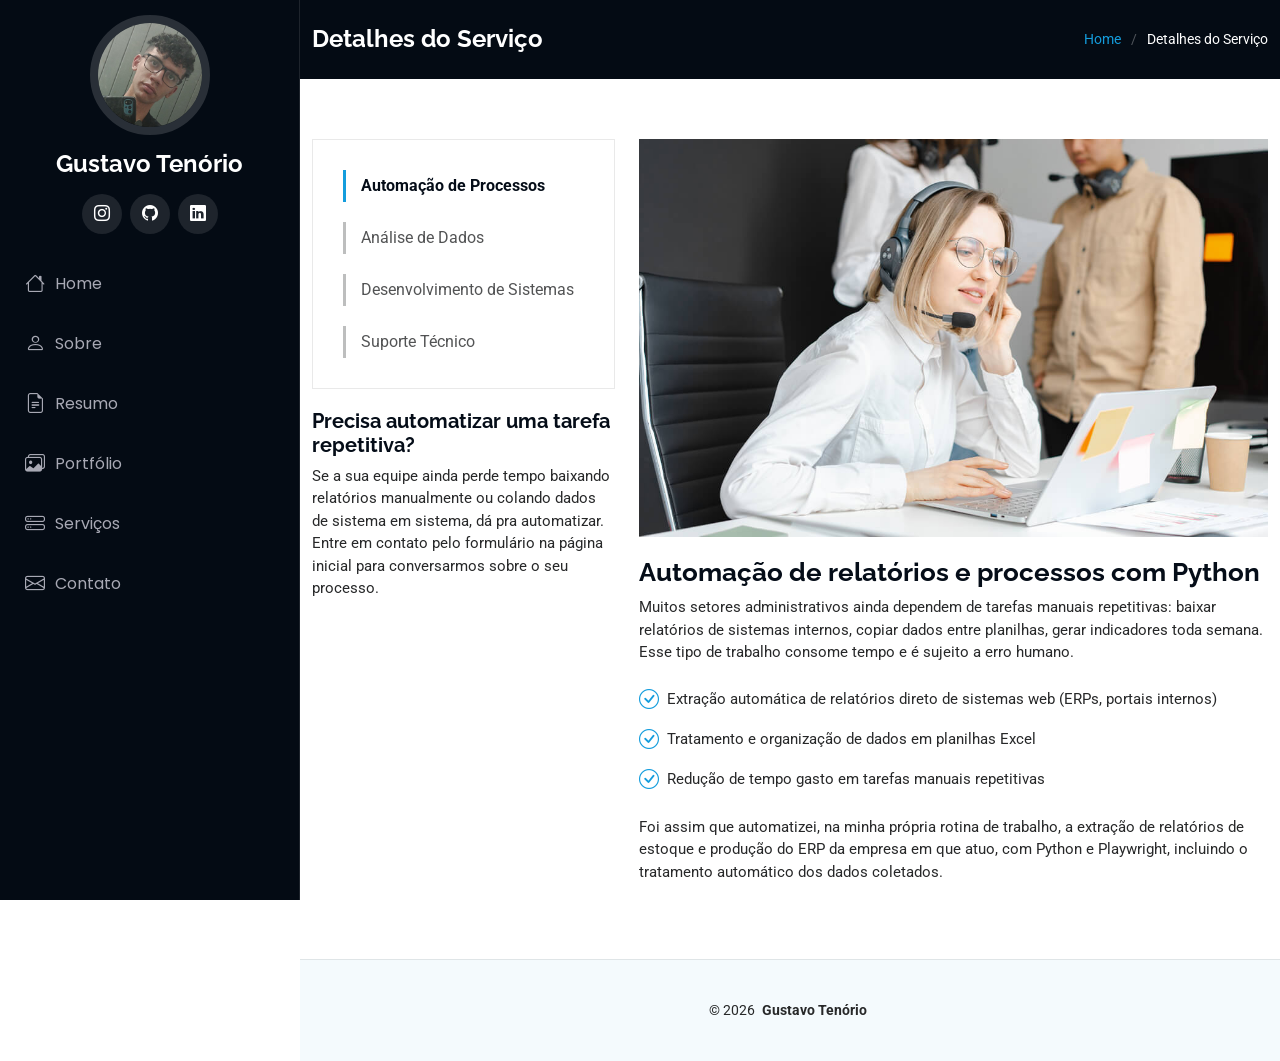
<file: service-details.html>
<!DOCTYPE html>
<html lang="pt-br">

<head>
  <meta charset="utf-8">
  <meta content="width=device-width, initial-scale=1.0" name="viewport">
  <title>Detalhes do Serviço | Gustavo Tenório</title>
  <meta content="" name="description">
  <meta content="" name="keywords">

  <!-- Favicons -->
  <link href="assets/img/favicon.png" rel="icon">
  <link href="assets/img/apple-touch-icon.png" rel="apple-touch-icon">

  <!-- Fonts -->
  <link href="https://fonts.googleapis.com" rel="preconnect">
  <link href="https://fonts.gstatic.com" rel="preconnect" crossorigin>
  <link href="https://fonts.googleapis.com/css2?family=Roboto:ital,wght@0,100;0,300;0,400;0,500;0,700;0,900;1,100;1,300;1,400;1,500;1,700;1,900&family=Poppins:ital,wght@0,100;0,200;0,300;0,400;0,500;0,600;0,700;0,800;0,900;1,100;1,200;1,300;1,400;1,500;1,600;1,700;1,800;1,900&family=Raleway:ital,wght@0,100;0,200;0,300;0,400;0,500;0,600;0,700;0,800;0,900;1,100;1,200;1,300;1,400;1,500;1,600;1,700;1,800;1,900&display=swap" rel="stylesheet">

  <!-- Vendor CSS Files -->
  <link href="assets/vendor/bootstrap/css/bootstrap.min.css" rel="stylesheet">
  <link href="assets/vendor/bootstrap-icons/bootstrap-icons.css" rel="stylesheet">
  <link href="assets/vendor/aos/aos.css" rel="stylesheet">
  <link href="assets/vendor/glightbox/css/glightbox.min.css" rel="stylesheet">
  <link href="assets/vendor/swiper/swiper-bundle.min.css" rel="stylesheet">

  <!-- Main CSS File -->
  <link href="assets/css/main.css" rel="stylesheet">
</head>

<body class="service-details-page">

  <header id="header" class="header dark-background d-flex flex-column">
    <i class="header-toggle d-xl-none bi bi-list"></i>

    <div class="profile-img">
      <img src="assets/img/my-profile-img.jpg" alt="Foto de Gustavo Tenório" class="img-fluid rounded-circle">
    </div>

    <a href="index.html" class="logo d-flex align-items-center justify-content-center">
      <h1 class="sitename">Gustavo Tenório</h1>
    </a>

    <div class="social-links text-center">
      <a href="https://www.instagram.com/gustavo_b.tenorio/" target="_blank" rel="noopener" class="instagram"><i class="bi bi-instagram"></i></a>
      <a href="https://github.com/gustavotenorio26062005" target="_blank" rel="noopener" class="google-plus"><i class="bi bi-github"></i></a>
      <a href="https://www.linkedin.com/in/gustavo-tenório-27a30721a" target="_blank" rel="noopener" class="linkedin"><i class="bi bi-linkedin"></i></a>
    </div>

    <nav id="navmenu" class="navmenu">
      <ul>
        <li><a href="index.html#hero"><i class="bi bi-house navicon"></i>Home</a></li>
        <li><a href="index.html#about"><i class="bi bi-person navicon"></i> Sobre</a></li>
        <li><a href="index.html#resume"><i class="bi bi-file-earmark-text navicon"></i> Resumo</a></li>
        <li><a href="index.html#portfolio"><i class="bi bi-images navicon"></i> Portfólio</a></li>
        <li><a href="index.html#services"><i class="bi bi-hdd-stack navicon"></i> Serviços</a></li>
        <li><a href="index.html#contact"><i class="bi bi-envelope navicon"></i> Contato</a></li>
      </ul>
    </nav>

  </header>

  <main class="main">

    <!-- Page Title -->
    <div class="page-title dark-background">
      <div class="container d-lg-flex justify-content-between align-items-center">
        <h1 class="mb-2 mb-lg-0">Detalhes do Serviço</h1>
        <nav class="breadcrumbs">
          <ol>
            <li><a href="index.html">Home</a></li>
            <li class="current">Detalhes do Serviço</li>
          </ol>
        </nav>
      </div>
    </div><!-- End Page Title -->

    <!-- Service Details Section -->
    <section id="service-details" class="service-details section">

      <div class="container">

        <div class="row gy-4">

          <div class="col-lg-4" data-aos="fade-up" data-aos-delay="100">
            <div class="services-list">
              <a href="#" class="active">Automação de Processos</a>
              <a href="#">Análise de Dados</a>
              <a href="#">Desenvolvimento de Sistemas</a>
              <a href="#">Suporte Técnico</a>
            </div>

            <h4>Precisa automatizar uma tarefa repetitiva?</h4>
            <p>Se a sua equipe ainda perde tempo baixando relatórios manualmente ou colando dados de sistema em sistema, dá pra automatizar. Entre em contato pelo formulário na página inicial para conversarmos sobre o seu processo.</p>
          </div>

          <div class="col-lg-8" data-aos="fade-up" data-aos-delay="200">
            <img src="assets/img/services.jpg" alt="" class="img-fluid services-img">
            <h3>Automação de relatórios e processos com Python</h3>
            <p>
              Muitos setores administrativos ainda dependem de tarefas manuais repetitivas: baixar relatórios de sistemas internos, copiar dados entre planilhas, gerar indicadores toda semana. Esse tipo de trabalho consome tempo e é sujeito a erro humano.
            </p>
            <ul>
              <li><i class="bi bi-check-circle"></i> <span>Extração automática de relatórios direto de sistemas web (ERPs, portais internos)</span></li>
              <li><i class="bi bi-check-circle"></i> <span>Tratamento e organização de dados em planilhas Excel</span></li>
              <li><i class="bi bi-check-circle"></i> <span>Redução de tempo gasto em tarefas manuais repetitivas</span></li>
            </ul>
            <p>
              Foi assim que automatizei, na minha própria rotina de trabalho, a extração de relatórios de estoque e produção do ERP da empresa em que atuo, com Python e Playwright, incluindo o tratamento automático dos dados coletados.
            </p>
          </div>

        </div>

      </div>

    </section><!-- /Service Details Section -->

  </main>

  <footer id="footer" class="footer position-relative light-background">
    <div class="container">
      <div class="copyright text-center">
        <p>© <span>2026</span> <strong class="px-1 sitename">Gustavo Tenório</strong></p>
      </div>
    </div>
  </footer>
  <!-- Scroll Top -->
  <a href="#" id="scroll-top" class="scroll-top d-flex align-items-center justify-content-center"><i class="bi bi-arrow-up-short"></i></a>

  <!-- Preloader -->
  <div id="preloader"></div>

  <!-- Vendor JS Files -->
  <script src="assets/vendor/bootstrap/js/bootstrap.bundle.min.js"></script>
  <script src="assets/vendor/php-email-form/validate.js"></script>
  <script src="assets/vendor/aos/aos.js"></script>
  <script src="assets/vendor/typed.js/typed.umd.js"></script>
  <script src="assets/vendor/purecounter/purecounter_vanilla.js"></script>
  <script src="assets/vendor/waypoints/noframework.waypoints.js"></script>
  <script src="assets/vendor/glightbox/js/glightbox.min.js"></script>
  <script src="assets/vendor/imagesloaded/imagesloaded.pkgd.min.js"></script>
  <script src="assets/vendor/isotope-layout/isotope.pkgd.min.js"></script>
  <script src="assets/vendor/swiper/swiper-bundle.min.js"></script>

  <!-- Main JS File -->
  <script src="assets/js/main.js"></script>

</body>

</html>
</file>
<file: assets/css/main.css>
/**
* Template Name: iPortfolio
* Template URL: https://bootstrapmade.com/iportfolio-bootstrap-portfolio-websites-template/
* Updated: Jun 29 2024 with Bootstrap v5.3.3
* Author: BootstrapMade.com
* License: https://bootstrapmade.com/license/
*/

/*--------------------------------------------------------------
# Font & Color Variables
# Help: https://bootstrapmade.com/color-system/
--------------------------------------------------------------*/
/* Fonts */
:root {
  --default-font: "Roboto",  system-ui, -apple-system, "Segoe UI", Roboto, "Helvetica Neue", Arial, "Noto Sans", "Liberation Sans", sans-serif, "Apple Color Emoji", "Segoe UI Emoji", "Segoe UI Symbol", "Noto Color Emoji";
  --heading-font: "Raleway",  sans-serif;
  --nav-font: "Poppins",  sans-serif;
}

/* Global Colors - The following color variables are used throughout the website. Updating them here will change the color scheme of the entire website */
:root { 
  --background-color: #ffffff; /* Background color for the entire website, including individual sections */
  --default-color: #272829; /* Default color used for the majority of the text content across the entire website */
  --heading-color: #050d18; /* Color for headings, subheadings and title throughout the website */
  --accent-color: #149ddd; /* Accent color that represents your brand on the website. It's used for buttons, links, and other elements that need to stand out */
  --surface-color: #ffffff; /* The surface color is used as a background of boxed elements within sections, such as cards, icon boxes, or other elements that require a visual separation from the global background. */
  --contrast-color: #ffffff; /* Contrast color for text, ensuring readability against backgrounds of accent, heading, or default colors. */
}

/* Nav Menu Colors - The following color variables are used specifically for the navigation menu. They are separate from the global colors to allow for more customization options */
:root {
  --nav-color: #a8a9b4;  /* The default color of the main navmenu links */
  --nav-hover-color: #ffffff; /* Applied to main navmenu links when they are hovered over or active */
  --nav-mobile-background-color: #040b14; /* Used as the background color for mobile navigation menu */
  --nav-dropdown-background-color: #040b14; /* Used as the background color for dropdown items that appear when hovering over primary navigation items */
  --nav-dropdown-color: #a8a9b4; /* Used for navigation links of the dropdown items in the navigation menu. */
  --nav-dropdown-hover-color: #ffffff; /* Similar to --nav-hover-color, this color is applied to dropdown navigation links when they are hovered over. */
}

/* Color Presets - These classes override global colors when applied to any section or element, providing reuse of the sam color scheme. */

.light-background {
  --background-color: #f4fafd;
  --surface-color: #ffffff;
}

.dark-background {
  --background-color: #040b14;
  --default-color: #ffffff;
  --heading-color: #ffffff;
  --surface-color: #151f2b;
  --contrast-color: #ffffff;
}

/* Smooth scroll */
:root {
  scroll-behavior: smooth;
}

/*--------------------------------------------------------------
# General Styling & Shared Classes
--------------------------------------------------------------*/
body {
  color: var(--default-color);
  background-color: var(--background-color);
  font-family: var(--default-font);
}

a {
  color: var(--accent-color);
  text-decoration: none;
  transition: 0.3s;
}

a:hover {
  color: color-mix(in srgb, var(--accent-color), transparent 25%);
  text-decoration: none;
}

h1,
h2,
h3,
h4,
h5,
h6 {
  color: var(--heading-color);
  font-family: var(--heading-font);
}

/* PHP Email Form Messages
------------------------------*/
.php-email-form .error-message {
  display: none;
  background: #df1529;
  color: #ffffff;
  text-align: left;
  padding: 15px;
  margin-bottom: 24px;
  font-weight: 600;
}

.php-email-form .sent-message {
  display: none;
  color: #ffffff;
  background: #059652;
  text-align: center;
  padding: 15px;
  margin-bottom: 24px;
  font-weight: 600;
}

.php-email-form .loading {
  display: none;
  background: var(--surface-color);
  text-align: center;
  padding: 15px;
  margin-bottom: 24px;
}

.php-email-form .loading:before {
  content: "";
  display: inline-block;
  border-radius: 50%;
  width: 24px;
  height: 24px;
  margin: 0 10px -6px 0;
  border: 3px solid var(--accent-color);
  border-top-color: var(--surface-color);
  animation: php-email-form-loading 1s linear infinite;
}

@keyframes php-email-form-loading {
  0% {
    transform: rotate(0deg);
  }

  100% {
    transform: rotate(360deg);
  }
}

/*--------------------------------------------------------------
# Global Header
--------------------------------------------------------------*/
.header {
  color: var(--default-color);
  background-color: var(--background-color);
  position: fixed;
  top: 0;
  left: 0;
  bottom: 0;
  padding: 0 15px;
  width: 300px;
  transition: all ease-in-out 0.3s;
  overflow-y: auto;
  z-index: 997;
  border-right: 1px solid color-mix(in srgb, var(--default-color), transparent 90%);
}

.header .profile-img img {
  margin: 15px auto;
  display: block;
  width: 120px;
  border: 8px solid color-mix(in srgb, var(--default-color), transparent 85%);
}

.header .logo {
  line-height: 1;
  margin-bottom: 15px;
}

.header .logo img {
  max-height: 32px;
  margin-right: 8px;
}

.header .logo h1 {
  font-size: 24px;
  margin: 0;
  font-weight: 700;
  color: var(--heading-color);
}

.header .social-links {
  margin: 0 0 20px 0;
}

.header .social-links a {
  font-size: 16px;
  display: inline-flex;
  align-items: center;
  justify-content: center;
  background: color-mix(in srgb, var(--default-color), transparent 90%);
  color: var(--default-color);
  margin: 0 2px;
  border-radius: 50%;
  text-align: center;
  width: 40px;
  height: 40px;
  transition: 0.3s;
}

.header .social-links a:hover {
  color: var(--contrast-color);
  background: var(--accent-color);
}

@media (min-width: 1200px) {

  .header~main,
  .header~#footer {
    margin-left: 300px;
  }
}

@media (max-width: 1199px) {
  .header {
    left: -100%;
  }
}

.header.header-show {
  left: 0;
}

.header .header-toggle {
  color: var(--contrast-color);
  background-color: var(--accent-color);
  font-size: 22px;
  display: flex;
  align-items: center;
  justify-content: center;
  width: 40px;
  height: 40px;
  border-radius: 50%;
  cursor: pointer;
  position: fixed;
  top: 15px;
  right: 15px;
  z-index: 9999;
  transition: background-color 0.3s;
}

.header .header-toggle:hover {
  color: var(--contrast-color);
  background-color: color-mix(in srgb, var(--accent-color) 90%, white 15%);
}

/*--------------------------------------------------------------
# Navigation Menu
--------------------------------------------------------------*/
.mobile-nav-toggle {
  display: none;
}

.navmenu {
  padding: 0;
  z-index: 9997;
}

.navmenu ul {
  list-style: none;
  padding: 0 0 20px 0;
  margin: 0;
}

.navmenu a,
.navmenu a:focus {
  color: var(--nav-color);
  padding: 15px 10px;
  font-family: var(--nav-font);
  font-size: 16px;
  font-weight: 400;
  display: flex;
  align-items: center;
  white-space: nowrap;
  transition: 0.3s;
  width: 100%;
}

.navmenu a .navicon,
.navmenu a:focus .navicon {
  font-size: 20px;
  margin-right: 10px;
}

.navmenu a .toggle-dropdown,
.navmenu a:focus .toggle-dropdown {
  font-size: 12px;
  line-height: 0;
  margin-left: auto;
  width: 30px;
  height: 30px;
  display: flex;
  align-items: center;
  justify-content: center;
  border-radius: 50%;
  transition: 0.3s;
  flex-shrink: 0;
  background-color: color-mix(in srgb, var(--accent-color), transparent 90%);
}

.navmenu a .toggle-dropdown:hover,
.navmenu a:focus .toggle-dropdown:hover {
  background-color: var(--accent-color);
  color: var(--contrast-color);
}

.navmenu a:hover,
.navmenu .active,
.navmenu .active:focus {
  color: var(--nav-hover-color);
}

.navmenu a:hover .navicon,
.navmenu .active .navicon,
.navmenu .active:focus .navicon {
  color: var(--accent-color);
}

.navmenu .active .toggle-dropdown,
.navmenu .active:focus .toggle-dropdown {
  background-color: var(--accent-color);
  color: var(--contrast-color);
  transform: rotate(180deg);
}

.navmenu .dropdown {
  display: block;
}

.navmenu .dropdown a,
.navmenu .dropdown a:focus {
  color: --nav-dropdown-color;
}

.navmenu .dropdown a:hover,
.navmenu .dropdown .active,
.navmenu .dropdown .active:focus {
  color: var(--nav-dropdown-hover-color);
}

.navmenu .dropdown ul {
  position: static;
  display: none;
  z-index: 99;
  padding: 5px 10px;
  margin: 5px 10px;
  background-color: var(--nav-dropdown-background-color);
  border: 1px solid color-mix(in srgb, var(--default-color), transparent 90%);
  box-shadow: none;
  transition: all 0.5s ease-in-out;
}

.navmenu .dropdown ul ul {
  background-color: rgba(33, 37, 41, 0.1);
}

.navmenu .dropdown>.dropdown-active {
  display: block;
  background-color: rgba(33, 37, 41, 0.03);
}

/*--------------------------------------------------------------
# Global Footer
--------------------------------------------------------------*/
.footer {
  color: var(--default-color);
  background-color: var(--background-color);
  font-size: 14px;
  padding: 40px 0;
  position: relative;
  border-top: 1px solid color-mix(in srgb, var(--default-color), transparent 90%);
}

.footer .copyright p {
  margin-bottom: 0;
}

.footer .credits {
  margin-top: 4px;
  font-size: 13px;
  text-align: center;
}

/*--------------------------------------------------------------
# Preloader
--------------------------------------------------------------*/
#preloader {
  position: fixed;
  inset: 0;
  z-index: 999999;
  overflow: hidden;
  background: var(--background-color);
  transition: all 0.6s ease-out;
}

#preloader:before {
  content: "";
  position: fixed;
  top: calc(50% - 30px);
  left: calc(50% - 30px);
  border: 6px solid #ffffff;
  border-color: var(--accent-color) transparent var(--accent-color) transparent;
  border-radius: 50%;
  width: 60px;
  height: 60px;
  animation: animate-preloader 1.5s linear infinite;
}

@keyframes animate-preloader {
  0% {
    transform: rotate(0deg);
  }

  100% {
    transform: rotate(360deg);
  }
}

/*--------------------------------------------------------------
# Scroll Top Button
--------------------------------------------------------------*/
.scroll-top {
  position: fixed;
  visibility: hidden;
  opacity: 0;
  right: 15px;
  bottom: -15px;
  z-index: 99999;
  background-color: var(--accent-color);
  width: 44px;
  height: 44px;
  border-radius: 50px;
  transition: all 0.4s;
}

.scroll-top i {
  font-size: 24px;
  color: var(--contrast-color);
  line-height: 0;
}

.scroll-top:hover {
  background-color: color-mix(in srgb, var(--accent-color), transparent 20%);
  color: var(--contrast-color);
}

.scroll-top.active {
  visibility: visible;
  opacity: 1;
  bottom: 15px;
}

/*--------------------------------------------------------------
# Disable aos animation delay on mobile devices
--------------------------------------------------------------*/
@media screen and (max-width: 768px) {
  [data-aos-delay] {
    transition-delay: 0 !important;
  }
}

/*--------------------------------------------------------------
# Global Page Titles & Breadcrumbs
--------------------------------------------------------------*/
.page-title {
  color: var(--default-color);
  background-color: var(--background-color);
  padding: 25px 0;
  position: relative;
}

.page-title h1 {
  font-size: 24px;
  font-weight: 700;
}

.page-title .breadcrumbs ol {
  display: flex;
  flex-wrap: wrap;
  list-style: none;
  padding: 0;
  margin: 0;
  font-size: 14px;
  font-weight: 400;
}

.page-title .breadcrumbs ol li+li {
  padding-left: 10px;
}

.page-title .breadcrumbs ol li+li::before {
  content: "/";
  display: inline-block;
  padding-right: 10px;
  color: color-mix(in srgb, var(--default-color), transparent 70%);
}

/*--------------------------------------------------------------
# Global Sections
--------------------------------------------------------------*/
section,
.section {
  color: var(--default-color);
  background-color: var(--background-color);
  padding: 60px 0;
  overflow: clip;
}

/*--------------------------------------------------------------
# Global Section Titles
--------------------------------------------------------------*/
.section-title {
  padding-bottom: 60px;
  position: relative;
}

.section-title h2 {
  font-size: 32px;
  font-weight: 700;
  margin-bottom: 20px;
  padding-bottom: 20px;
  position: relative;
}

.section-title h2:after {
  content: "";
  position: absolute;
  display: block;
  width: 50px;
  height: 3px;
  background: var(--accent-color);
  left: 0;
  bottom: 0;
}

.section-title p {
  margin-bottom: 0;
}

/*--------------------------------------------------------------
# Hero Section
--------------------------------------------------------------*/
.hero {
  width: 100%;
  min-height: 100vh;
  position: relative;
  padding: 80px 0;
  display: flex;
  align-items: center;
  justify-content: center;
}

.hero img {
  position: absolute;
  inset: 0;
  display: block;
  width: 100%;
  height: 100%;
  object-fit: cover;
  z-index: 1;
}

.hero:before {
  content: "";
  background: color-mix(in srgb, var(--background-color), transparent 70%);
  position: absolute;
  inset: 0;
  z-index: 2;
}

.hero .container {
  position: relative;
  z-index: 3;
}

.hero h2 {
  margin: 0;
  font-size: 64px;
  font-weight: 700;
}

.hero p {
  margin: 5px 0 0 0;
  font-size: 26px;
}

.hero p span {
  letter-spacing: 1px;
  border-bottom: 2px solid var(--accent-color);
}

.hero .social-links {
  margin-top: 25px;
}

.hero .social-links a {
  font-size: 24px;
  display: inline-block;
  color: color-mix(in srgb, var(--default-color), transparent 50%);
  line-height: 1;
  margin-right: 20px;
  transition: 0.3s;
}

.hero .social-links a:hover {
  color: var(--accent-color);
}

@media (max-width: 768px) {
  .hero h2 {
    font-size: 32px;
  }

  .hero p {
    font-size: 20px;
  }
}

/*--------------------------------------------------------------
# About Section
--------------------------------------------------------------*/
.about .content h2 {
  font-weight: 700;
  font-size: 24px;
}

.about .content ul {
  list-style: none;
  padding: 0;
}

.about .content ul li {
  margin-bottom: 20px;
  display: flex;
  align-items: center;
}

.about .content ul strong {
  margin-right: 10px;
}

.about .content ul i {
  font-size: 16px;
  margin-right: 5px;
  color: var(--accent-color);
  line-height: 0;
}

/*--------------------------------------------------------------
# Stats Section
--------------------------------------------------------------*/
.stats .stats-item {
  padding: 30px;
  width: 100%;
}

.stats .stats-item i {
  color: var(--accent-color);
  display: block;
  font-size: 44px;
  float: left;
  line-height: 0;
}

.stats .stats-item .purecounter {
  color: var(--heading-color);
  font-size: 48px;
  line-height: 40px;
  display: block;
  font-weight: 700;
  margin-left: 60px;
}

.stats .stats-item p {
  color: color-mix(in srgb, var(--default-color), transparent 40%);
  padding: 15px 0 0 0;
  margin: 0 0 0 60px;
  font-family: var(--heading-font);
  font-size: 14px;
}

/*--------------------------------------------------------------
# Skills Section
--------------------------------------------------------------*/
.skills .progress {
  height: 60px;
  display: block;
  background: none;
  border-radius: 0;
}

.skills .progress .skill {
  color: var(--heading-color);
  padding: 0;
  margin: 0 0 6px 0;
  text-transform: uppercase;
  display: block;
  font-weight: 600;
  font-family: var(--heading-font);
}

.skills .progress .skill .val {
  float: right;
  font-style: normal;
}

.skills .progress-bar-wrap {
  background: color-mix(in srgb, var(--default-color), transparent 90%);
  height: 10px;
}

.skills .progress-bar {
  width: 1px;
  height: 10px;
  transition: 0.9s;
  background-color: var(--accent-color);
}

/*--------------------------------------------------------------
# Resume Section
--------------------------------------------------------------*/
.resume .resume-title {
  color: var(--heading-color);
  font-size: 26px;
  font-weight: 700;
  margin-top: 20px;
  margin-bottom: 20px;
}

.resume .resume-item {
  padding: 0 0 20px 20px;
  margin-top: -2px;
  border-left: 2px solid var(--accent-color);
  position: relative;
}

.resume .resume-item h4 {
  line-height: 18px;
  font-size: 18px;
  font-weight: 600;
  text-transform: uppercase;
  color: color-mix(in srgb, var(--default-color), transparent 20%);
  margin-bottom: 10px;
}

.resume .resume-item h5 {
  font-size: 16px;
  padding: 5px 15px;
  display: inline-block;
  font-weight: 600;
  margin-bottom: 10px;
}

.resume .resume-item ul {
  padding-left: 20px;
}

.resume .resume-item ul li {
  padding-bottom: 10px;
}

.resume .resume-item:last-child {
  padding-bottom: 0;
}

.resume .resume-item::before {
  content: "";
  position: absolute;
  width: 16px;
  height: 16px;
  border-radius: 50px;
  left: -9px;
  top: 0;
  background: var(--background-color);
  border: 2px solid var(--accent-color);
}

/*--------------------------------------------------------------
# Portfolio Section
--------------------------------------------------------------*/
.portfolio .portfolio-filters {
  padding: 0;
  margin: 0 auto 20px auto;
  list-style: none;
  text-align: center;
}

.portfolio .portfolio-filters li {
  cursor: pointer;
  display: inline-block;
  padding: 0;
  font-size: 14px;
  font-weight: 400;
  margin: 0 10px;
  line-height: 1;
  text-transform: uppercase;
  margin-bottom: 10px;
  transition: all 0.3s ease-in-out;
}

.portfolio .portfolio-filters li:hover,
.portfolio .portfolio-filters li.filter-active {
  color: var(--accent-color);
}

.portfolio .portfolio-filters li:first-child {
  margin-left: 0;
}

.portfolio .portfolio-filters li:last-child {
  margin-right: 0;
}

@media (max-width: 575px) {
  .portfolio .portfolio-filters li {
    font-size: 14px;
    margin: 0 5px;
  }
}

.portfolio .portfolio-content {
  position: relative;
  overflow: hidden;
}

.portfolio .portfolio-content img {
  transition: 0.3s;
}

.portfolio .portfolio-content .portfolio-info {
  opacity: 0;
  position: absolute;
  inset: 0;
  z-index: 3;
  transition: all ease-in-out 0.3s;
  background: rgba(0, 0, 0, 0.6);
  padding: 15px;
}

.portfolio .portfolio-content .portfolio-info h4 {
  font-size: 14px;
  padding: 5px 10px;
  font-weight: 400;
  color: #ffffff;
  display: inline-block;
  background-color: var(--accent-color);
}

.portfolio .portfolio-content .portfolio-info p {
  position: absolute;
  bottom: 10px;
  text-align: center;
  display: inline-block;
  left: 0;
  right: 0;
  font-size: 16px;
  font-weight: 600;
  color: rgba(255, 255, 255, 0.8);
}

.portfolio .portfolio-content .portfolio-info .preview-link,
.portfolio .portfolio-content .portfolio-info .details-link {
  position: absolute;
  left: calc(50% - 40px);
  font-size: 26px;
  top: calc(50% - 14px);
  color: #fff;
  transition: 0.3s;
  line-height: 1.2;
}

.portfolio .portfolio-content .portfolio-info .preview-link:hover,
.portfolio .portfolio-content .portfolio-info .details-link:hover {
  color: var(--accent-color);
}

.portfolio .portfolio-content .portfolio-info .details-link {
  left: 50%;
  font-size: 34px;
  line-height: 0;
}

.portfolio .portfolio-content:hover .portfolio-info {
  opacity: 1;
}

.portfolio .portfolio-content:hover img {
  transform: scale(1.1);
}

/*--------------------------------------------------------------
# Services Section
--------------------------------------------------------------*/
.services .service-item {
  position: relative;
}

.services .service-item .icon {
  background: var(--accent-color);
  display: flex;
  align-items: center;
  justify-content: center;
  width: 54px;
  height: 54px;
  border-radius: 50%;
  transition: 0.5s;
  border: 1px solid var(--accent-color);
  margin-right: 20px;
}

.services .service-item .icon i {
  color: var(--contrast-color);
  font-size: 24px;
  line-height: 0;
}

.services .service-item:hover .icon {
  background: var(--surface-color);
}

.services .service-item:hover .icon i {
  color: var(--accent-color);
}

.services .service-item .title {
  font-weight: 700;
  margin-bottom: 15px;
  font-size: 18px;
}

.services .service-item .title a {
  color: var(--heading-color);
}

.services .service-item .title a:hover {
  color: var(--accent-color);
}

.services .service-item .description {
  line-height: 24px;
  font-size: 14px;
}

/*--------------------------------------------------------------
# Testimonials Section
--------------------------------------------------------------*/
.testimonials .testimonials-carousel,
.testimonials .testimonials-slider {
  overflow: hidden;
}

.testimonials .testimonial-item {
  box-sizing: content-box;
  text-align: center;
  min-height: 320px;
}

.testimonials .testimonial-item .testimonial-img {
  width: 90px;
  border-radius: 50%;
  margin: 0 auto;
}

.testimonials .testimonial-item h3 {
  font-size: 18px;
  font-weight: bold;
  margin: 10px 0 5px 0;
}

.testimonials .testimonial-item h4 {
  font-size: 14px;
  color: color-mix(in srgb, var(--default-color), transparent 20%);
  margin: 0;
}

.testimonials .testimonial-item .quote-icon-left,
.testimonials .testimonial-item .quote-icon-right {
  color: color-mix(in srgb, var(--accent-color), transparent 40%);
  font-size: 26px;
  line-height: 0;
}

.testimonials .testimonial-item .quote-icon-left {
  display: inline-block;
  left: -5px;
  position: relative;
}

.testimonials .testimonial-item .quote-icon-right {
  display: inline-block;
  right: -5px;
  position: relative;
  top: 10px;
  transform: scale(-1, -1);
}

.testimonials .testimonial-item p {
  font-style: italic;
  margin: 0 15px 15px 15px;
  padding: 20px;
  background-color: var(--surface-color);
  position: relative;
  margin-bottom: 35px;
  border-radius: 6px;
  box-shadow: 0px 2px 15px rgba(0, 0, 0, 0.1);
}

.testimonials .testimonial-item p::after {
  content: "";
  width: 0;
  height: 0;
  border-top: 20px solid var(--surface-color);
  border-right: 20px solid transparent;
  border-left: 20px solid transparent;
  position: absolute;
  bottom: -20px;
  left: calc(50% - 20px);
}

.testimonials .swiper-wrapper {
  height: auto;
}

.testimonials .swiper-pagination {
  margin-top: 40px;
  position: relative;
}

.testimonials .swiper-pagination .swiper-pagination-bullet {
  width: 12px;
  height: 12px;
  background-color: var(--background-color);
  opacity: 1;
  border: 1px solid var(--accent-color);
}

.testimonials .swiper-pagination .swiper-pagination-bullet-active {
  background-color: var(--accent-color);
}

/*--------------------------------------------------------------
# Contact Section
--------------------------------------------------------------*/
.contact .info-wrap {
  background-color: var(--surface-color);
  box-shadow: 0px 0px 20px rgba(0, 0, 0, 0.1);
  padding: 30px;
}

@media (max-width: 575px) {
  .contact .info-wrap {
    padding: 20px;
  }
}

.contact .info-item {
  margin-bottom: 40px;
}

.contact .info-item i {
  font-size: 20px;
  color: var(--accent-color);
  background: color-mix(in srgb, var(--accent-color), transparent 92%);
  width: 44px;
  height: 44px;
  display: flex;
  justify-content: center;
  align-items: center;
  border-radius: 50px;
  transition: all 0.3s ease-in-out;
  margin-right: 15px;
}

.contact .info-item h3 {
  padding: 0;
  font-size: 18px;
  font-weight: 700;
  margin-bottom: 5px;
}

.contact .info-item p {
  padding: 0;
  margin-bottom: 0;
  font-size: 14px;
}

.contact .info-item:hover i {
  background: var(--accent-color);
  color: var(--contrast-color);
}

.contact .php-email-form {
  background-color: var(--surface-color);
  height: 100%;
  padding: 30px;
  box-shadow: 0px 0px 20px rgba(0, 0, 0, 0.1);
}

@media (max-width: 575px) {
  .contact .php-email-form {
    padding: 20px;
  }
}

.contact .php-email-form input[type=text],
.contact .php-email-form input[type=email],
.contact .php-email-form textarea {
  font-size: 14px;
  padding: 10px 15px;
  box-shadow: none;
  border-radius: 0;
  color: var(--default-color);
  background-color: var(--surface-color);
  border-color: color-mix(in srgb, var(--default-color), transparent 80%);
}

.contact .php-email-form input[type=text]:focus,
.contact .php-email-form input[type=email]:focus,
.contact .php-email-form textarea:focus {
  border-color: var(--accent-color);
}

.contact .php-email-form input[type=text]::placeholder,
.contact .php-email-form input[type=email]::placeholder,
.contact .php-email-form textarea::placeholder {
  color: color-mix(in srgb, var(--default-color), transparent 70%);
}

.contact .php-email-form button[type=submit] {
  color: var(--contrast-color);
  background: var(--accent-color);
  border: 0;
  padding: 10px 30px;
  transition: 0.4s;
  border-radius: 50px;
}

.contact .php-email-form button[type=submit]:hover {
  background: color-mix(in srgb, var(--accent-color), transparent 25%);
}

/*--------------------------------------------------------------
# Portfolio Details Section
--------------------------------------------------------------*/
.portfolio-details .portfolio-details-slider img {
  width: 100%;
}

.portfolio-details .portfolio-details-slider .swiper-pagination {
  margin-top: 20px;
  position: relative;
}

.portfolio-details .portfolio-details-slider .swiper-pagination .swiper-pagination-bullet {
  width: 12px;
  height: 12px;
  background-color: color-mix(in srgb, var(--default-color), transparent 85%);
  opacity: 1;
}

.portfolio-details .portfolio-details-slider .swiper-pagination .swiper-pagination-bullet-active {
  background-color: var(--accent-color);
}

.portfolio-details .portfolio-info {
  padding: 30px;
  box-shadow: 0px 0 30px rgba(0, 0, 0, 0.1);
}

.portfolio-details .portfolio-info h3 {
  font-size: 22px;
  font-weight: 700;
  margin-bottom: 20px;
  padding-bottom: 20px;
  border-bottom: 1px solid color-mix(in srgb, var(--default-color), transparent 85%);
}

.portfolio-details .portfolio-info ul {
  list-style: none;
  padding: 0;
  font-size: 15px;
}

.portfolio-details .portfolio-info ul li+li {
  margin-top: 10px;
}

.portfolio-details .portfolio-description {
  padding-top: 30px;
}

.portfolio-details .portfolio-description h2 {
  font-size: 26px;
  font-weight: 700;
  margin-bottom: 20px;
}

.portfolio-details .portfolio-description p {
  padding: 0;
  color: color-mix(in srgb, var(--default-color), transparent 30%);
}

/*--------------------------------------------------------------
# Service Details Section
--------------------------------------------------------------*/
.service-details .services-list {
  padding: 10px 30px;
  border: 1px solid color-mix(in srgb, var(--default-color), transparent 90%);
  margin-bottom: 20px;
}

.service-details .services-list a {
  display: block;
  line-height: 1;
  padding: 8px 0 8px 15px;
  border-left: 3px solid color-mix(in srgb, var(--default-color), transparent 70%);
  margin: 20px 0;
  color: color-mix(in srgb, var(--default-color), transparent 20%);
  transition: 0.3s;
}

.service-details .services-list a.active {
  color: var(--heading-color);
  font-weight: 700;
  border-color: var(--accent-color);
}

.service-details .services-list a:hover {
  border-color: var(--accent-color);
}

.service-details .services-img {
  margin-bottom: 20px;
}

.service-details h3 {
  font-size: 26px;
  font-weight: 700;
}

.service-details h4 {
  font-size: 20px;
  font-weight: 700;
}

.service-details p {
  font-size: 15px;
}

.service-details ul {
  list-style: none;
  padding: 0;
  font-size: 15px;
}

.service-details ul li {
  padding: 5px 0;
  display: flex;
  align-items: center;
}

.service-details ul i {
  font-size: 20px;
  margin-right: 8px;
  color: var(--accent-color);
}

/*--------------------------------------------------------------
# Starter Section Section
--------------------------------------------------------------*/
.starter-section {
  /* Add your styles here */
}
/* Skills como tags (substitui barras de porcentagem) */
.skills h4 {
  font-size: 16px;
  font-weight: 700;
  margin: 16px 0 8px;
}

.skills .skill-tags {
  display: flex;
  flex-wrap: wrap;
  gap: 8px;
}

.skills .skill-tags span {
  padding: 4px 12px;
  border-radius: 50px;
  font-size: 14px;
  background: color-mix(in srgb, var(--accent-color), transparent 88%);
  color: var(--heading-color);
}
</file>
